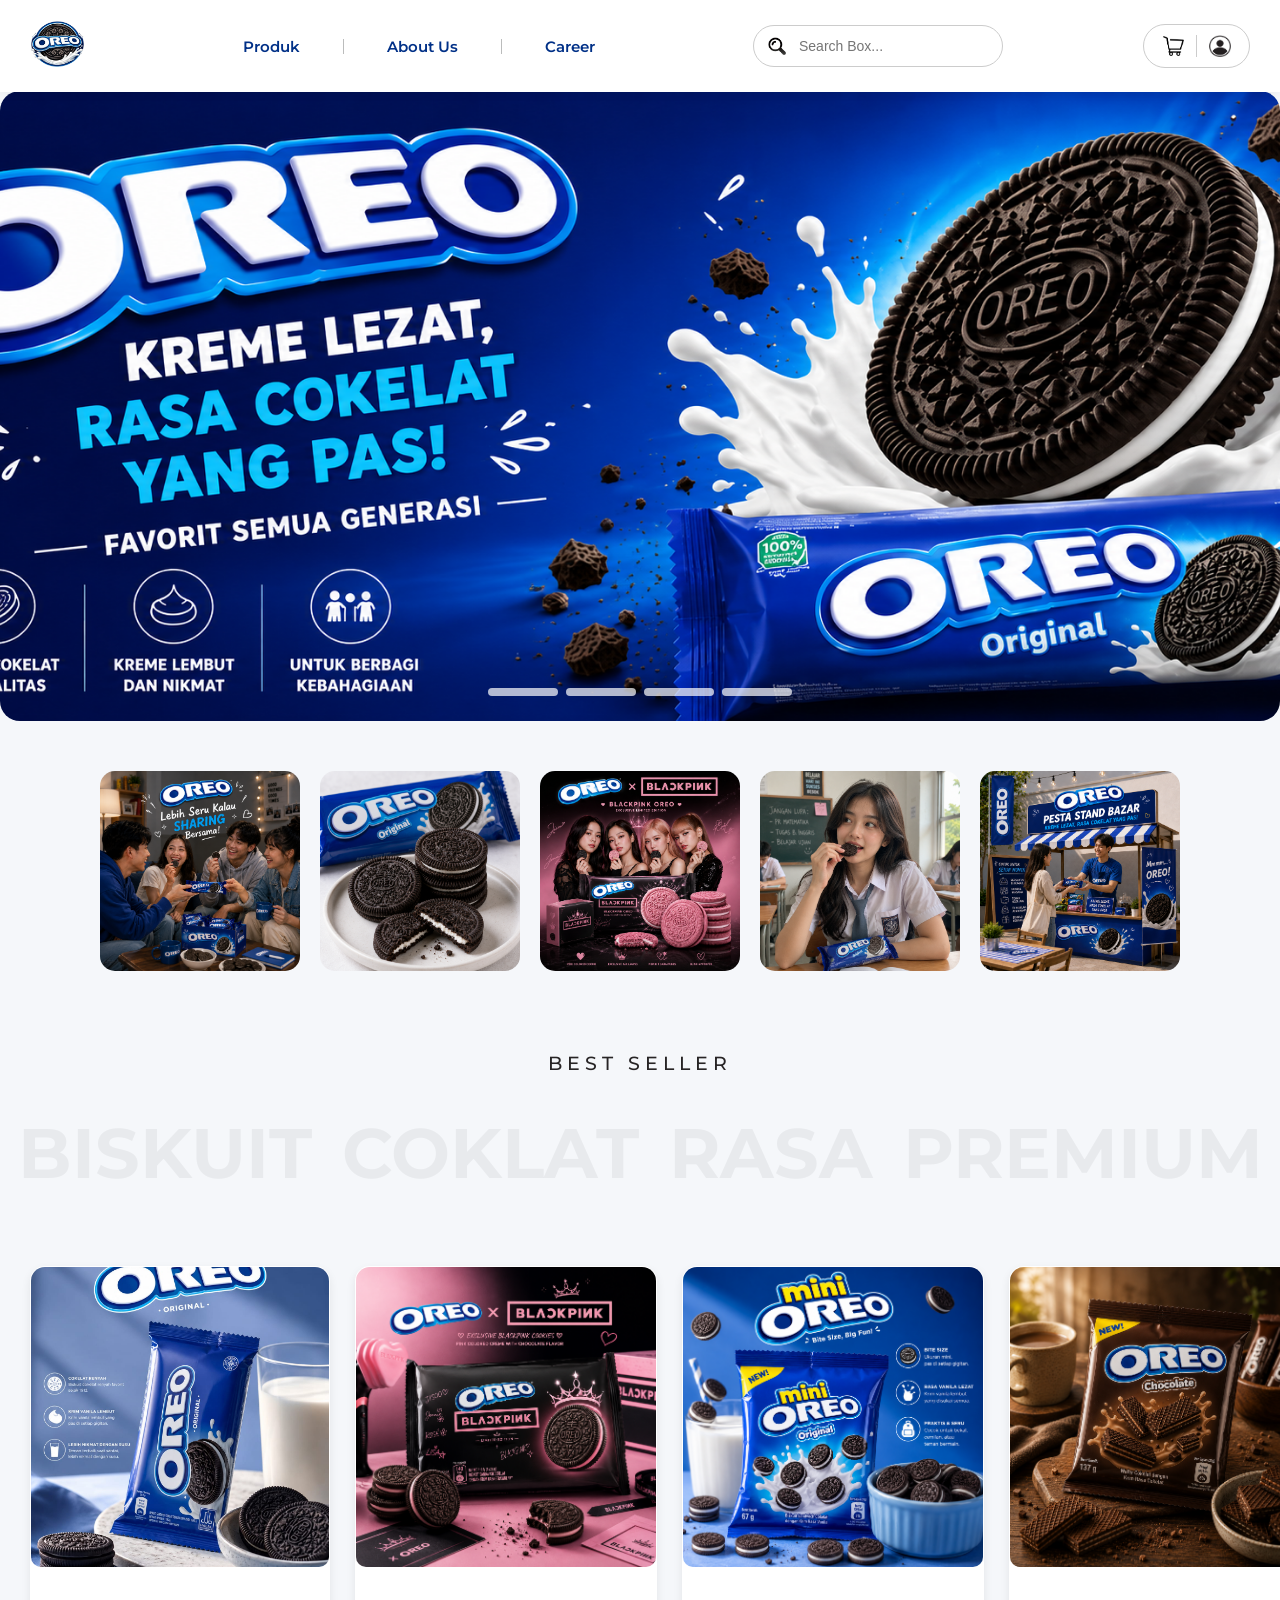
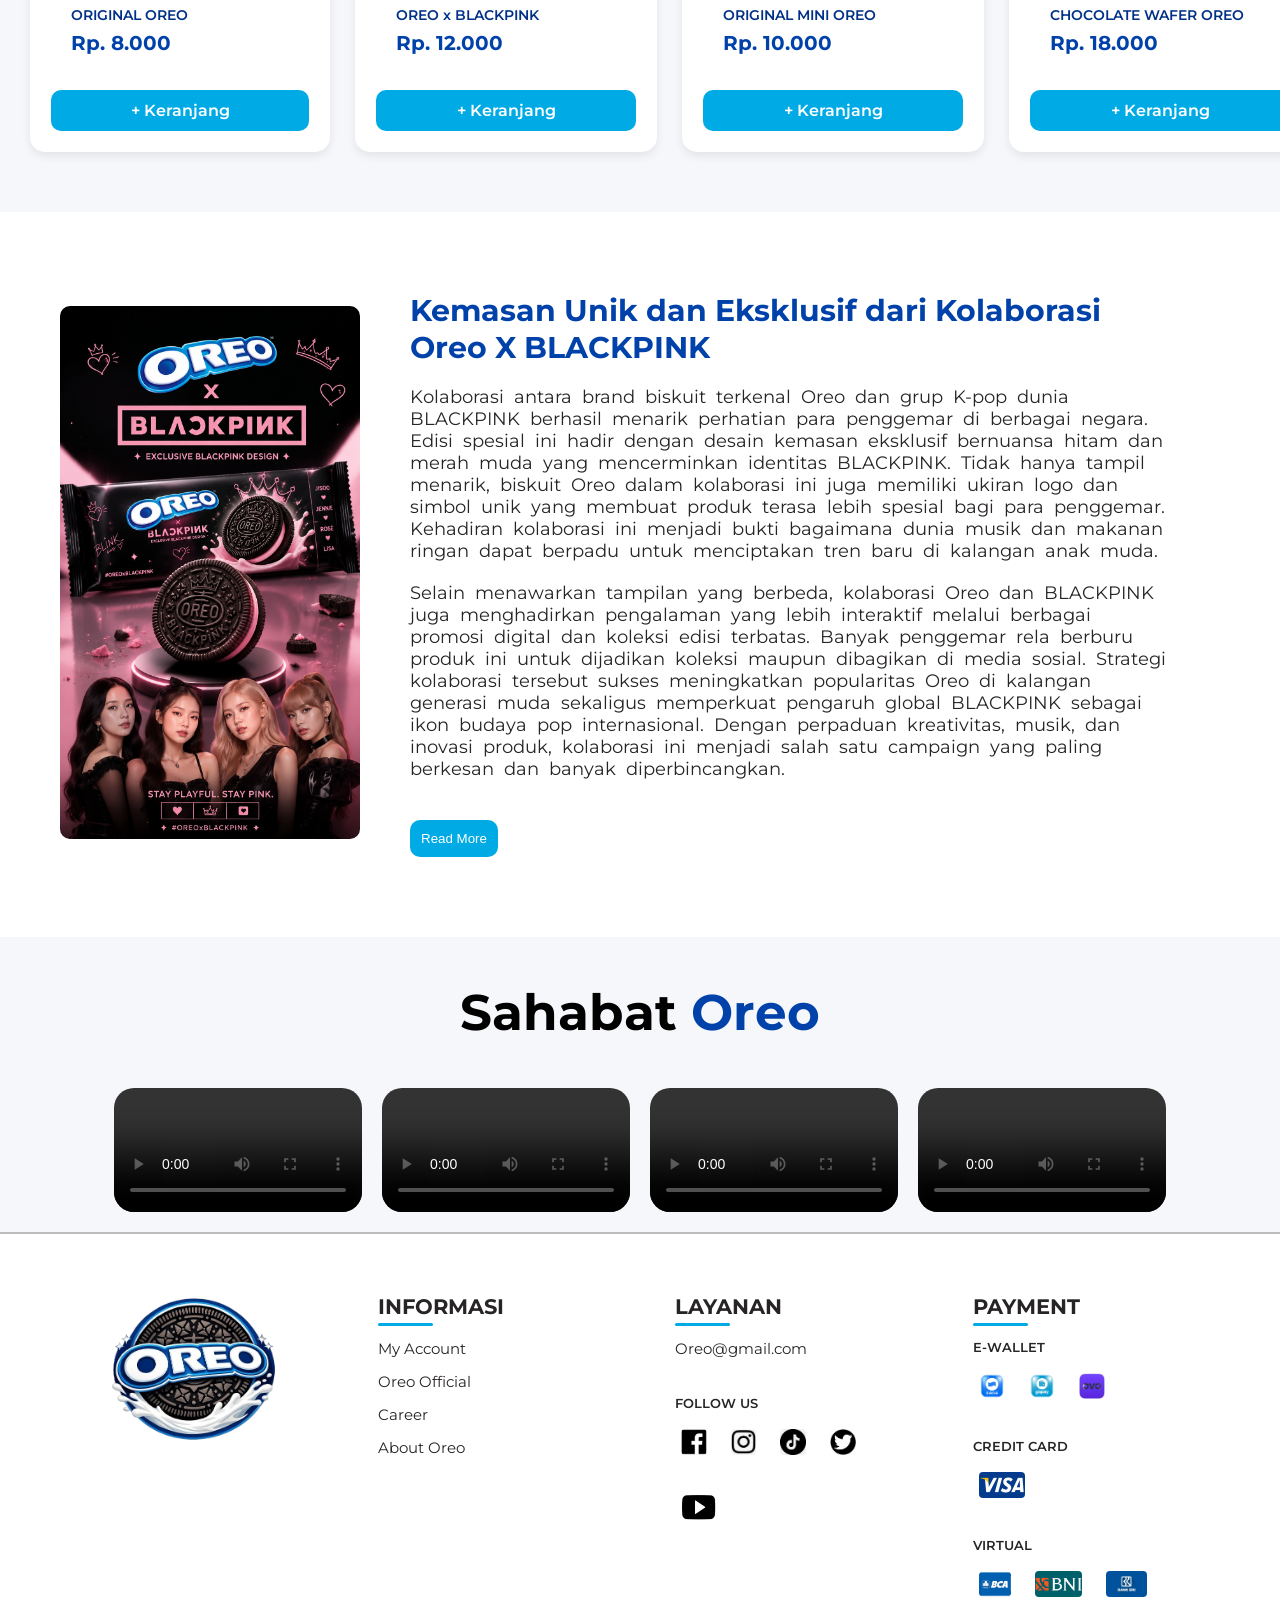
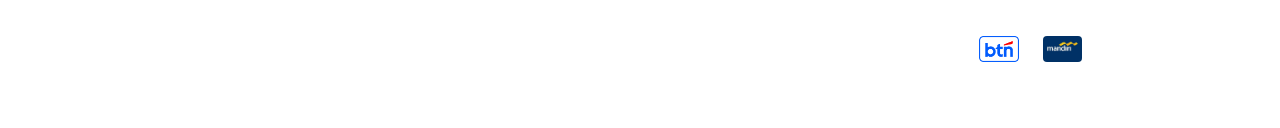
<file: index.html>
<!DOCTYPE html>
<html lang="id">

<head>
    <title>Landing Page</title>
    <meta charset="UTF-8">
    <meta name="viewport" content="width=device-width, initial-scale=1.0">
    <link rel="stylesheet" href="css/style.css">
    <link rel="preconnect" href="https://fonts.googleapis.com">
    <link rel="preconnect" href="https://fonts.gstatic.com" crossorigin>
    <link href="https://fonts.googleapis.com/css2?family=Montserrat:ital,wght@0,100..900;1,100..900&display=swap"
        rel="stylesheet">
    <link rel="icon" href="/landing_page_Arka/images/navbar/logo_oreo.png">
</head>

<body>
    <header>
        <nav class="navbar">
            <div class="logo">
                <a href="index.html">
                    <img src="images/navbar/logo_oreo.png" alt="">
                </a>
            </div>

            <ul class="nav-menu">
                <li><a href="produk.html">Produk</a></li>
                <li class="garis-pemisah"></li>
                <li><a href="about-us.html">About Us</a></li>
                <li class="garis-pemisah"></li>
                <li><a href="carieer.html">Career</a></li>
            </ul>

            <div class="search-box">
                <img src="images/navbar/logo_search.png" alt="Search Icon" class="search-icon">
                <input type="text" placeholder="Search Box...">
            </div>

            <div class="nav-action-box">
                <a href="#" class="icon-link">
                    <img src="images/navbar/logo_keranjang.png" alt="Cart">
                </a>
                <span class="garis-pemisah-aksi"></span>
                <a href="#" class="icon-link">
                    <img src="images/navbar/logo_user.png" alt="User">
                </a>
            </div>
        </nav>
    </header>

    <main>

        <section class="hero">
            <div class="slider">

                <!--Radio Button-->
                <input type="radio" name="slide" id="slide1" checked>
                <input type="radio" name="slide" id="slide2">
                <input type="radio" name="slide" id="slide3">
                <input type="radio" name="slide" id="slide4">

                <!--Slides-->
                <div class="slides">

                    <div class="slide">
                        <img src="images/banner/banner_1.jpg" alt="">
                    </div>

                    <div class="slide">
                        <img src="images/banner/banner_2.jpg" alt="">
                    </div>

                    <div class="slide">
                        <img src="images/banner/banner_3.jpg" alt="">
                    </div>

                    <div class="slide">
                        <img src="images/banner/banner_4.jpg" alt="">
                    </div>

                </div>

                <!--Navigation-->
                <div class="navigation">
                    <label for="slide1"></label>
                    <label for="slide2"></label>
                    <label for="slide3"></label>
                    <label for="slide4"></label>
                </div>
            </div>
        </section>

        <section class="galeri">
            <img src="images/galeri/potrait_1.png" alt="">
            <img src="images/galeri/potrait_2.png" alt="">
            <img src="images/galeri/potrait_3.png" alt="">
            <img src="images/galeri/potrait_4.png" alt="">
            <img src="images/galeri/potrait_5.png" alt="">
        </section>

        <section class="title-product">
            <div class="best-seller">BEST SELLER</div>
        </section>
        <section class="product-view">
            <ul class="list-product">
                <li><a href="#">BISKUIT</a></li>
                <li><a href="#">COKLAT</a></li>
                <li><a href="#">RASA</a></li>
                <li><a href="#">PREMIUM</a></li>
            </ul>
        </section>

        <section class="card-product">
            
            <!-- CARD 1 -->
            <div class="card">
                <div class="card-header">
                    <img src="images/produk/oreo_original.jpeg" alt="">
                </div>
                <div class="card-body">
                    <p class="description">ORIGINAL OREO</p>
                    <p class="price">Rp. 8.000</p>
                </div>
                <div class="card-footer">
                    <p><a href="#">+ Keranjang</a></p>
                </div>
            </div>

            <!-- CARD 2 -->
            <div class="card">
                <div class="card-header">
                    <img src="images/produk/blackpink_oreo.jpeg" alt="">
                </div>
                <div class="card-body">
                    <p class="description">OREO x BLACKPINK</p>
                    <p class="price">Rp. 12.000</p>
                </div>
                <div class="card-footer">
                    <p><a href="#">+ Keranjang</a></p>
                </div>
            </div>

            <!-- CARD 3 -->
            <div class="card">
                <div class="card-header">
                    <img src="images/produk/mini_oreo_original.jpeg" alt="">
                </div>
                <div class="card-body">
                    <p class="description">ORIGINAL MINI OREO</p>
                    <p class="price">Rp. 10.000</p>
                </div>
                <div class="card-footer">
                    <p><a href="#">+ Keranjang</a></p>
                </div>
            </div>

            <!-- CARD 4 -->
            <div class="card">
                <div class="card-header">
                    <img src="images/produk/wafer_oreo_coklat.jpeg" alt="">
                </div>
                <div class="card-body">
                    <p class="description">CHOCOLATE WAFER OREO</p>
                    <p class="price">Rp. 18.000</p>
                </div>
                <div class="card-footer">
                    <p><a href="#">+ Keranjang</a></p>
                </div>
            </div>
        </section>

        <section class="article">
            <div class="article-foto">
                <img src="images/artikel/artikel.jpg" alt="">
            </div>
            <div class="article-text">
                <h3>Kemasan Unik dan Eksklusif dari Kolaborasi Oreo X BLACKPINK</h3>
                <p>Kolaborasi antara brand biskuit terkenal Oreo dan grup K-pop dunia BLACKPINK berhasil 
                    menarik perhatian para penggemar di berbagai negara. Edisi spesial ini hadir dengan 
                    desain kemasan eksklusif bernuansa hitam dan merah muda yang mencerminkan identitas BLACKPINK. 
                    Tidak hanya tampil menarik, biskuit Oreo dalam kolaborasi ini juga memiliki ukiran logo dan simbol unik yang membuat produk 
                    terasa lebih spesial bagi para penggemar. Kehadiran kolaborasi ini menjadi bukti bagaimana dunia musik dan makanan ringan 
                    dapat berpadu untuk menciptakan tren baru di kalangan anak muda.</p>
                
                <p>Selain menawarkan tampilan yang berbeda, kolaborasi Oreo dan BLACKPINK juga menghadirkan 
                    pengalaman yang lebih interaktif melalui berbagai promosi digital dan koleksi edisi terbatas.
                    Banyak penggemar rela berburu produk ini untuk dijadikan koleksi maupun dibagikan di media sosial. 
                    Strategi kolaborasi tersebut sukses meningkatkan popularitas Oreo di kalangan generasi muda sekaligus 
                    memperkuat pengaruh global BLACKPINK sebagai ikon budaya pop internasional. 
                    Dengan perpaduan kreativitas, musik, dan inovasi produk, kolaborasi ini menjadi salah satu campaign 
                    yang paling berkesan dan banyak diperbincangkan.

                </p>
                <button>Read More</button>
            </div>
        </section>
        <section class="judul-testimoni">
            <p>Sahabat <span class="judul">Oreo</span></p>
        </section>

        <section class="video-container">
            <!--VIDEO1-->
            <video controls>
                <source src="videos/snaptik_7196240586972663067_v3.mp4" type="video/mp4">
            </video>

            <!--VIDEO2-->
            <video controls>
                <source src="videos/snaptik_7509344729998347526_v3.mp4" type="video/mp4">
            </video>

            <!--VIDEO3-->
            <video controls>
                <source src="videos/snaptik_7570165465738251527_v3.mp4" type="video/mp4">
            </video>

            <!--VIDEO4-->
            <video controls>
                <source src="videos/snaptik_7636983937960545554_v3.mp4" type="video/mp4">
            </video>
        </section>
    </main>

    <footer class="footer-content">
        <!--CARD1-->
        <div class="footer-card">
            <img src="images/navbar/logo_oreo.png">
        </div>

        <!--CARD2-->
        <div class="footer-card">
            <div class="footer-card-header">Informasi</div>
            <ul class="footer-card-body">
                <li><a href="#">My Account</a></li>
                <li><a href="#">Oreo Official</a></li>
                <li><a href="#">Career</a></li>
                <li><a href="#">About Oreo</a></li>
            </ul>
        </div>

        <!--CARD3-->
        <div class="footer-card">
            <div class="footer-card-header">Layanan</div>
            <ul class="footer-card-body">
                <li><a href=#>Oreo@gmail.com</a></li>
            </ul>
            <br>
            <div class="payment-header">Follow Us</div>
            <div class="payment">
                <a href="https://www.facebook.com/OreoIndonesia/"><img src="images/logo sosmed/logo-facebook.jpg" alt=""></a>
                <a href="https://www.instagram.com/oreo_indonesia/"><img src="images/logo sosmed/logo-instagram.jpg" alt=""></a>
                <a href="https://www.tiktok.com/@oreo"><img src="images/logo sosmed/logo-tt.jpg" alt=""></a>
                <a href="https://x.com/Oreo"><img src="images/logo sosmed/logo-twitter.jpg" alt=""></a>
                <a href="https://www.youtube.com/Oreo"><img src="images/logo sosmed/logo-youtube.jpg" alt=""></a>
            </div>
        </div>

        <!--CARD4-->
        <div class="footer-card">
            <div class="footer-card-header">Payment</div>
            <div class="payment-header">E-Wallet</div>
            <div class="payment">
                <a href="#"><img src="images/logo payment/E-Wallet/logo_dana-wallet.webp" alt=""></a>
                <a href="#"><img src="images/logo payment/E-Wallet/logo_gopay-wallet.webp" alt=""></a>
                <a href="#"><img src="images/logo payment/E-Wallet/logo-ovo-wallet.webp" alt=""></a>
            </div>
            <div class="payment-header">Credit Card</div>
            <div class="payment">
                <a href="#"><img src="images/logo payment/Kredit Card/logo_visa-kredit.jpg" alt=""></a>
            </div>
            <div class="payment-header">Virtual</div>
            <div class="payment">
                <a href="#"><img src="images/logo payment/Virtual/logo_bca-virtual.jpg" alt=""></a>
                <a href="#"><img src="images/logo payment/Virtual/logo_bni-virtual.jpg" alt=""></a>
                <a href="#"><img src="images/logo payment/Virtual/logo_bri-virtual.webp" alt=""></a>
                <a href="#"><img src="images/logo payment/Virtual/logo_btn-virtual.png" alt=""></a>
                <a href="#"><img src="images/logo payment/Virtual/logo_mandiri-virtual.jpg" alt=""></a>
            </div>
        </div>

    </footer>
</body>

</html>
</file>
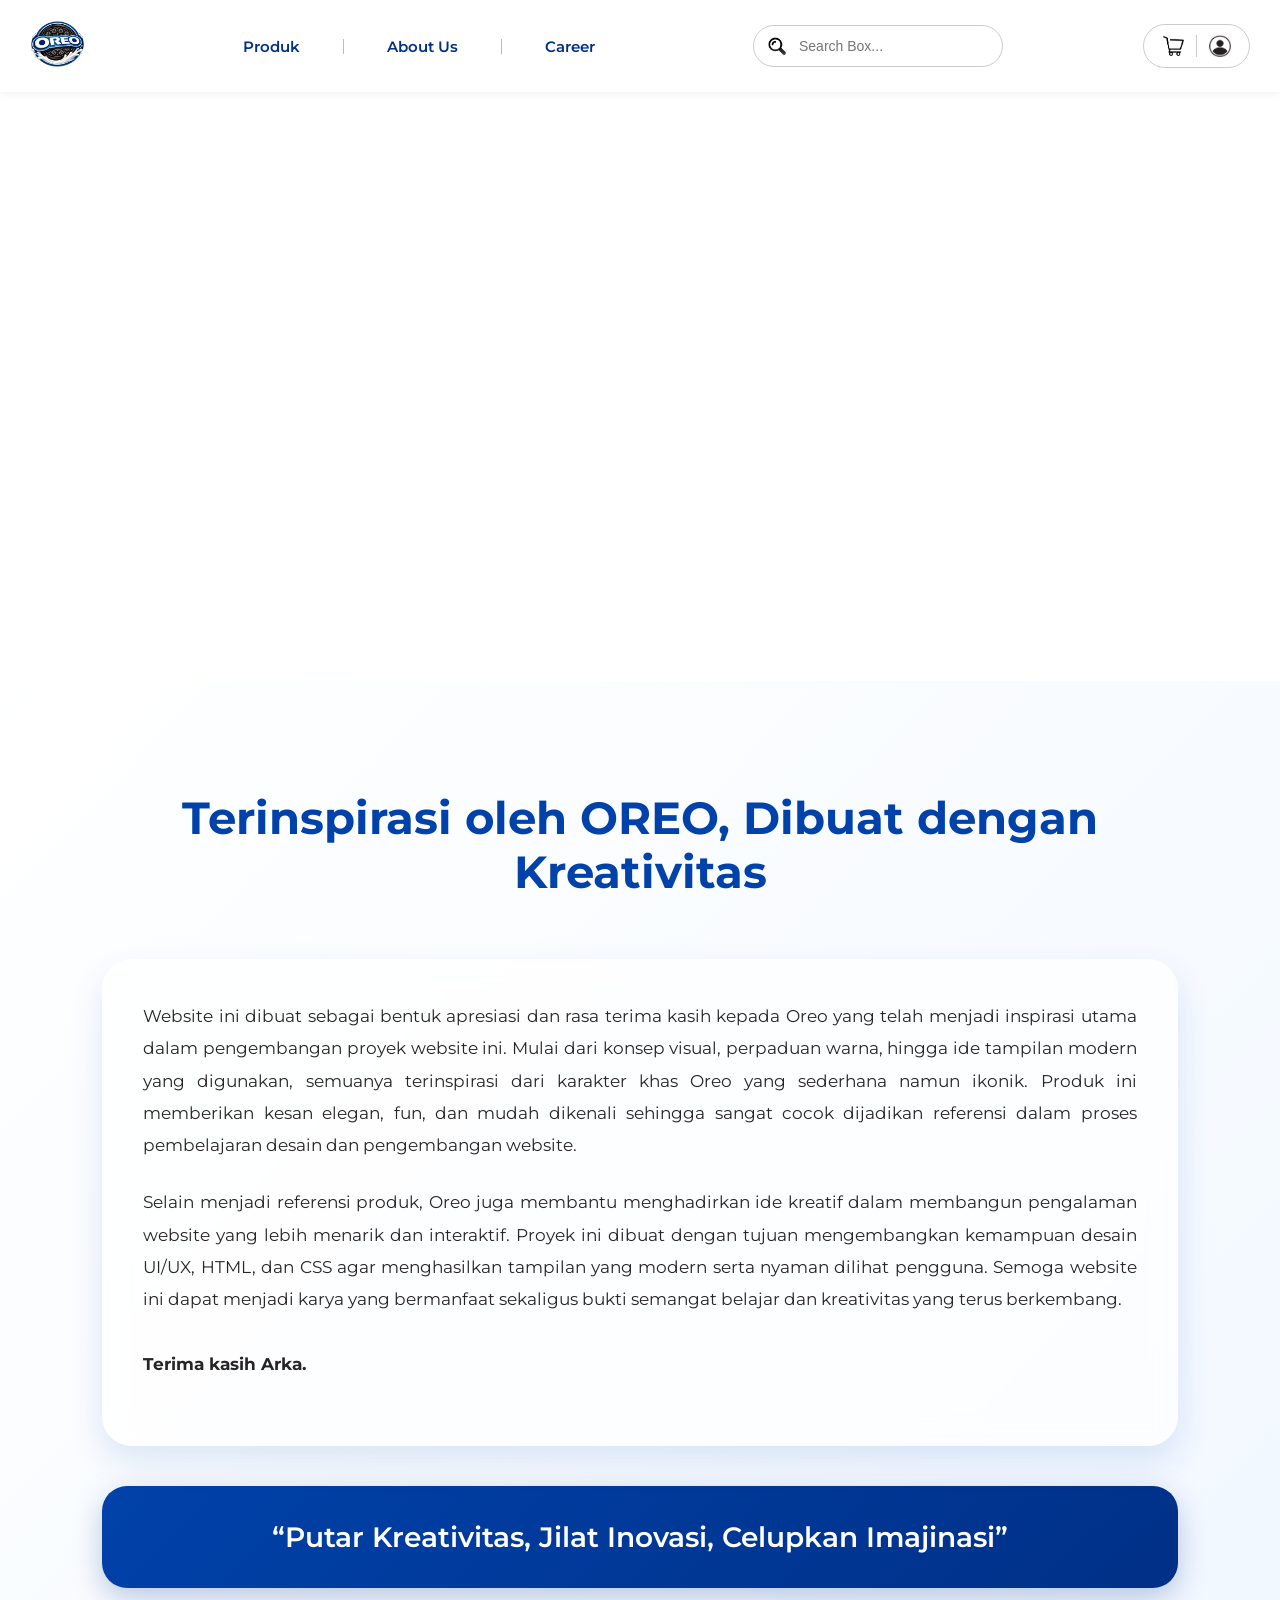
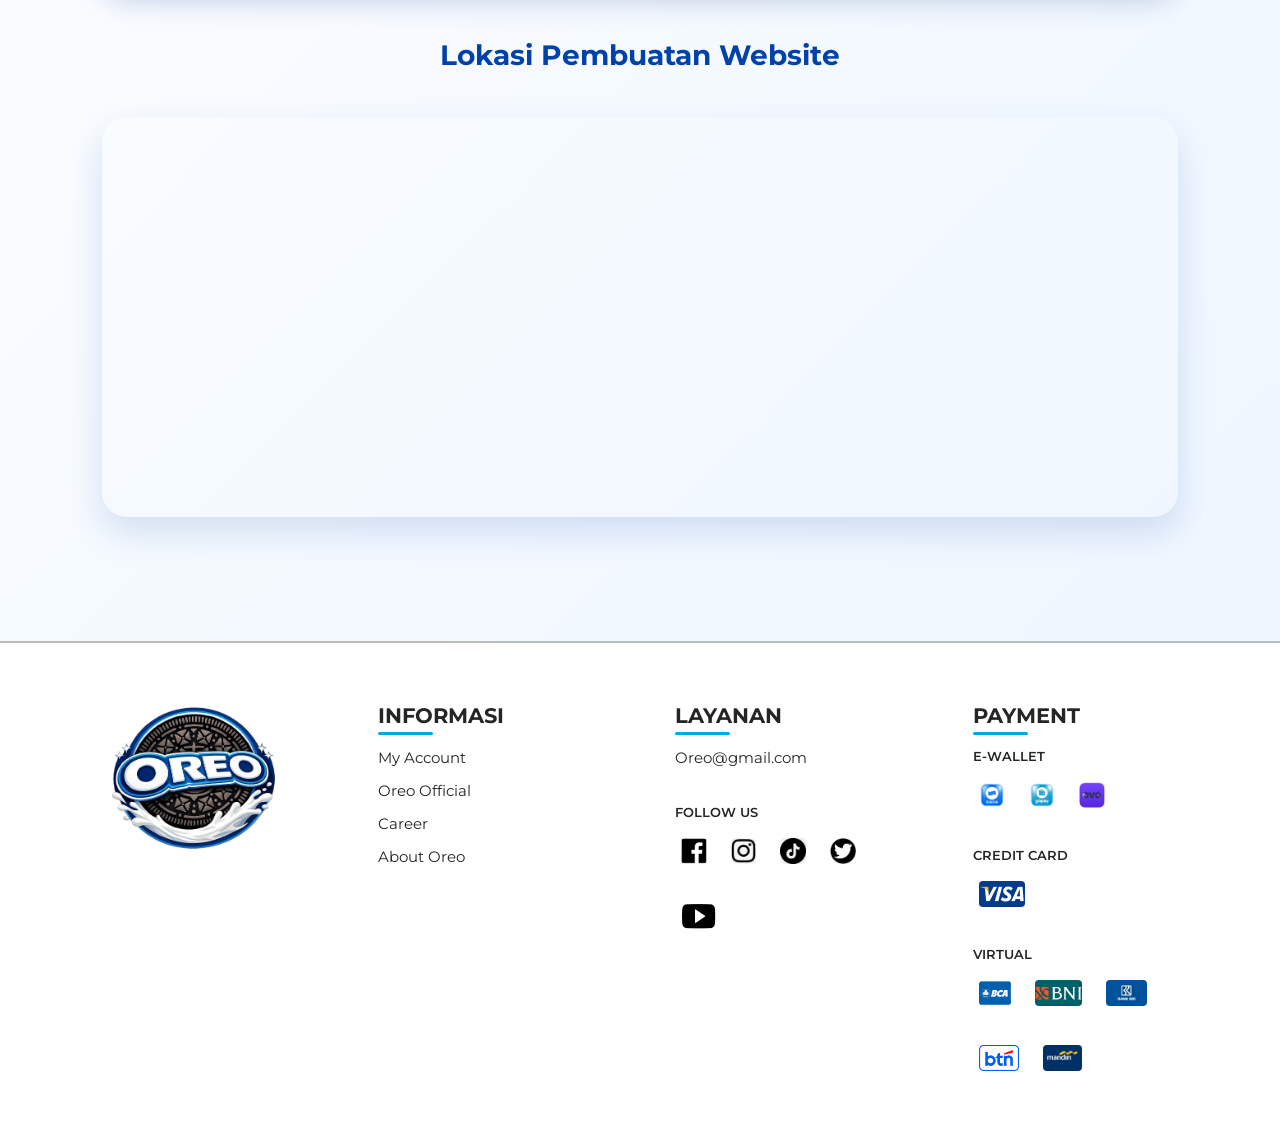
<file: about-us.html>
<!DOCTYPE html>
<html lang="id">

<head>
    <title>Landing Page</title>
    <meta charset="UTF-8">
    <meta name="viewport" content="width=device-width, initial-scale=1.0">
    <link rel="stylesheet" href="css/style.css">
    <link rel="preconnect" href="https://fonts.googleapis.com">
    <link rel="preconnect" href="https://fonts.gstatic.com" crossorigin>
    <link href="https://fonts.googleapis.com/css2?family=Montserrat:ital,wght@0,100..900;1,100..900&display=swap"
        rel="stylesheet">
    <link rel="icon" href="/landing_page_Arka/images/navbar/logo_oreo.png">
</head>

<body>
    <header>
        <nav class="navbar">
            <div class="logo">
                <a href="index.html">
                    <img src="images/navbar/logo_oreo.png" alt="">
                </a>
            </div>

            <ul class="nav-menu">
                <li><a href="produk.html">Produk</a></li>
                <li class="garis-pemisah"></li>
                <li><a href="about-us.html">About Us</a></li>
                <li class="garis-pemisah"></li>
                <li><a href="carieer.html">Career</a></li>
            </ul>

            <div class="search-box">
                <img src="images/navbar/logo_search.png" alt="Search Icon" class="search-icon">
                <input type="text" placeholder="Search Box...">
            </div>

            <div class="nav-action-box">
                <a href="#" class="icon-link">
                    <img src="images/navbar/logo_keranjang.png" alt="Cart">
                </a>
                <span class="garis-pemisah-aksi"></span>
                <a href="#" class="icon-link">
                    <img src="images/navbar/logo_user.png" alt="User">
                </a>
            </div>
        </nav>
    </header>

    <main>
        <section class="hero-produk">
            <div class="herovd-1">
                <video autoplay muted loop>
                    <source src="videos/banner2.mp4" type="video/mp4">
                </video>
            </div>
        </section>
    </main>

    <section class="about-us" id="about">
        <div class="about-container">

            <div class="about-title">
                <h2>Terinspirasi oleh OREO, Dibuat dengan Kreativitas</h2>
            </div>

            <div class="about-content">
                <p>
                    Website ini dibuat sebagai bentuk apresiasi dan rasa terima kasih kepada
                    Oreo yang telah menjadi inspirasi utama dalam pengembangan proyek website ini.
                    Mulai dari konsep visual, perpaduan warna, hingga ide tampilan modern yang digunakan,
                    semuanya terinspirasi dari karakter khas Oreo yang sederhana namun ikonik.
                    Produk ini memberikan kesan elegan, fun, dan mudah dikenali sehingga sangat cocok
                    dijadikan referensi dalam proses pembelajaran desain dan pengembangan website.
                </p>

                <p>
                    Selain menjadi referensi produk, Oreo juga membantu menghadirkan ide kreatif
                    dalam membangun pengalaman website yang lebih menarik dan interaktif.
                    Proyek ini dibuat dengan tujuan mengembangkan kemampuan desain UI/UX,
                    HTML, dan CSS agar menghasilkan tampilan yang modern serta nyaman dilihat pengguna.
                    Semoga website ini dapat menjadi karya yang bermanfaat sekaligus bukti
                    semangat belajar dan kreativitas yang terus berkembang.
                    <br><br>
                    <strong>Terima kasih Arka.</strong>
                </p>
            </div>

            <div class="tagline-box">
                <h3>“Putar Kreativitas, Jilat Inovasi, Celupkan Imajinasi”</h3>
            </div>

            <div class="maps-section">
                <h3>Lokasi Pembuatan Website</h3>

                <iframe
                    src="https://www.google.com/maps/embed?pb=!1m18!1m12!1m3!1d3435.201081300028!2d112.45255608885493!3d-8.15705709999999!2m3!1f0!2f0!3f0!3m2!1i1024!2i768!4f13.1!3m3!1m2!1s0x2e78986a45e338a7%3A0xc690d927e300d085!2sSMK%20Brantas%20Karangkates%20Kampus%203!5e1!3m2!1sid!2sid!4v1779871402019!5m2!1sid!2sid"
                    allowfullscreen="" loading="lazy">
                </iframe>
            </div>

        </div>
    </section>
    <main>

        <footer class="footer-content">
            <!--CARD1-->
            <div class="footer-card">
                <img src="images/navbar/logo_oreo.png">
            </div>

            <!--CARD2-->
            <div class="footer-card">
                <div class="footer-card-header">Informasi</div>
                <ul class="footer-card-body">
                    <li><a href="#">My Account</a></li>
                    <li><a href="#">Oreo Official</a></li>
                    <li><a href="#">Career</a></li>
                    <li><a href="#">About Oreo</a></li>
                </ul>
            </div>

            <!--CARD3-->
            <div class="footer-card">
                <div class="footer-card-header">Layanan</div>
                <ul class="footer-card-body">
                    <li><a href=#>Oreo@gmail.com</a></li>
                </ul>
                <br>
                <div class="payment-header">Follow Us</div>
                <div class="payment">
                    <a href="https://www.facebook.com/OreoIndonesia/"><img src="images/logo sosmed/logo-facebook.jpg"
                            alt=""></a>
                    <a href="https://www.instagram.com/oreo_indonesia/"><img src="images/logo sosmed/logo-instagram.jpg"
                            alt=""></a>
                    <a href="https://www.tiktok.com/@oreo"><img src="images/logo sosmed/logo-tt.jpg" alt=""></a>
                    <a href="https://x.com/Oreo"><img src="images/logo sosmed/logo-twitter.jpg" alt=""></a>
                    <a href="https://www.youtube.com/Oreo"><img src="images/logo sosmed/logo-youtube.jpg" alt=""></a>
                </div>
            </div>

            <!--CARD4-->
            <div class="footer-card">
                <div class="footer-card-header">Payment</div>
                <div class="payment-header">E-Wallet</div>
                <div class="payment">
                    <a href="#"><img src="images/logo payment/E-Wallet/logo_dana-wallet.webp" alt=""></a>
                    <a href="#"><img src="images/logo payment/E-Wallet/logo_gopay-wallet.webp" alt=""></a>
                    <a href="#"><img src="images/logo payment/E-Wallet/logo-ovo-wallet.webp" alt=""></a>
                </div>
                <div class="payment-header">Credit Card</div>
                <div class="payment">
                    <a href="#"><img src="images/logo payment/Kredit Card/logo_visa-kredit.jpg" alt=""></a>
                </div>
                <div class="payment-header">Virtual</div>
                <div class="payment">
                    <a href="#"><img src="images/logo payment/Virtual/logo_bca-virtual.jpg" alt=""></a>
                    <a href="#"><img src="images/logo payment/Virtual/logo_bni-virtual.jpg" alt=""></a>
                    <a href="#"><img src="images/logo payment/Virtual/logo_bri-virtual.webp" alt=""></a>
                    <a href="#"><img src="images/logo payment/Virtual/logo_btn-virtual.png" alt=""></a>
                    <a href="#"><img src="images/logo payment/Virtual/logo_mandiri-virtual.jpg" alt=""></a>
                </div>
            </div>
        </footer>
</body>
</html>
</file>
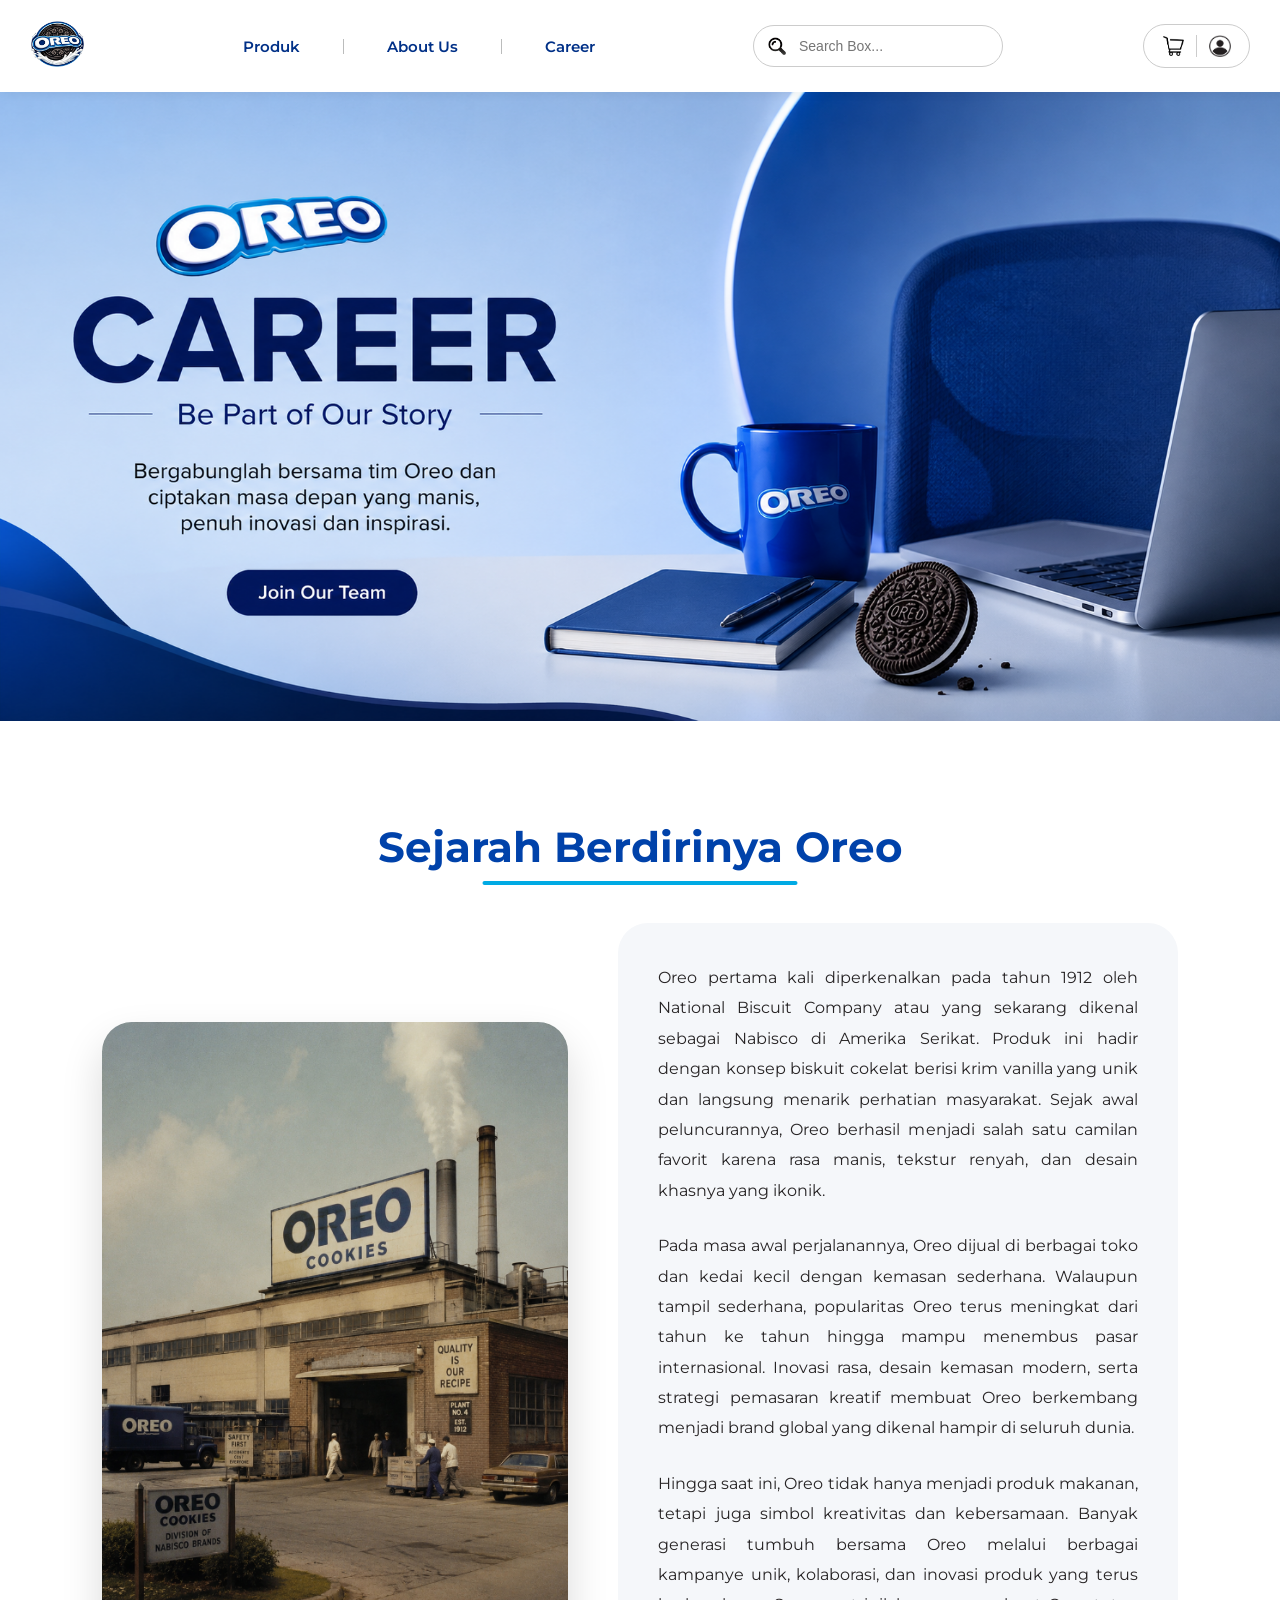
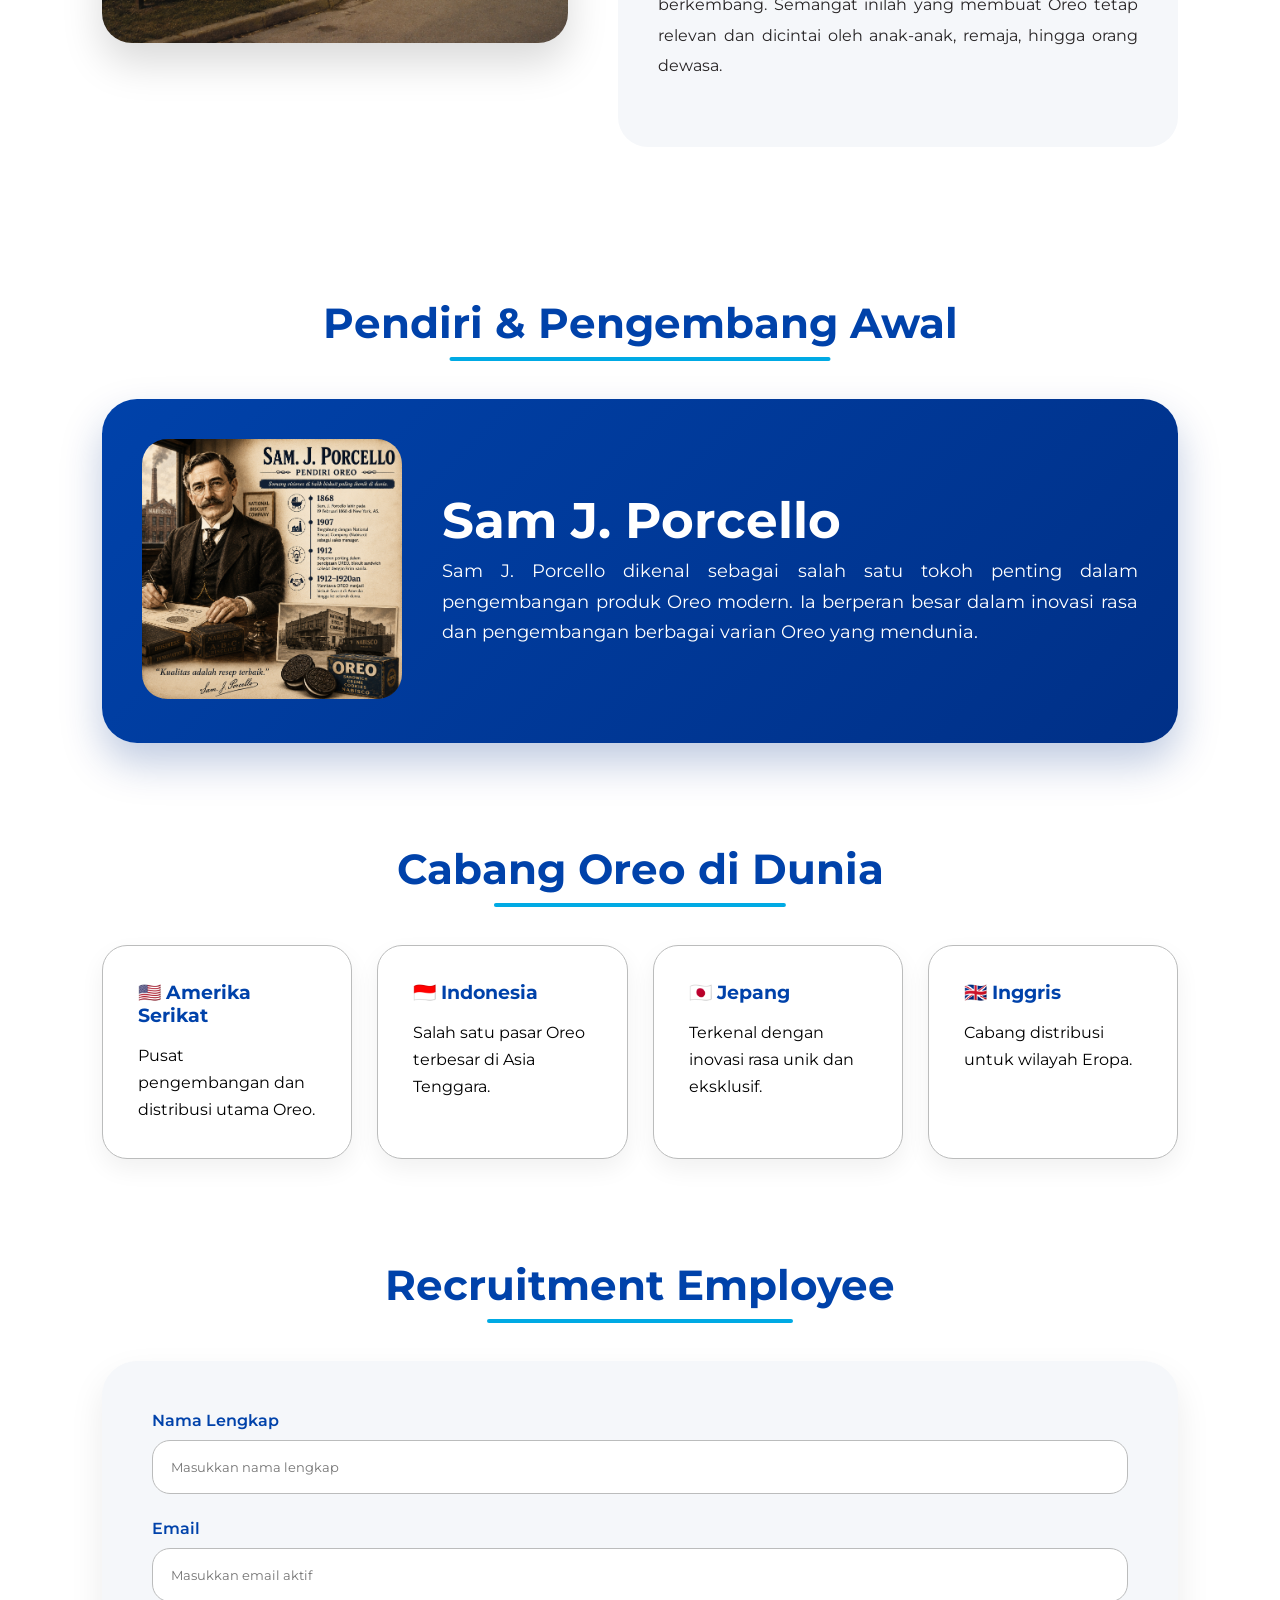
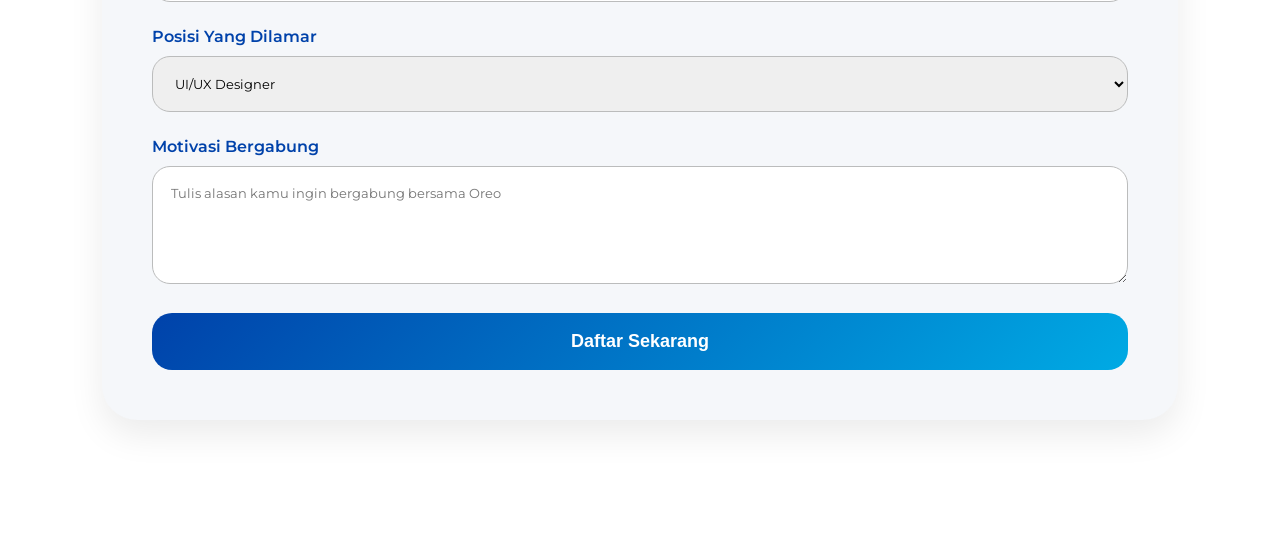
<file: carieer.html>
<!DOCTYPE html>
<html lang="id">

<head>
    <title>Landing Page</title>
    <meta charset="UTF-8">
    <meta name="viewport" content="width=device-width, initial-scale=1.0">
    <link rel="stylesheet" href="css/style.css">
    <link rel="preconnect" href="https://fonts.googleapis.com">
    <link rel="preconnect" href="https://fonts.gstatic.com" crossorigin>
    <link href="https://fonts.googleapis.com/css2?family=Montserrat:ital,wght@0,100..900;1,100..900&display=swap"
        rel="stylesheet">
    <link rel="icon" href="/landing_page_Arka/images/navbar/logo_oreo.png">
</head>

<body>
    <header>
        <nav class="navbar">
            <div class="logo">
                <a href="index.html">
                    <img src="images/navbar/logo_oreo.png" alt="">
                </a>
            </div>

            <ul class="nav-menu">
                <li><a href="produk.html">Produk</a></li>
                <li class="garis-pemisah"></li>
                <li><a href="about-us.html">About Us</a></li>
                <li class="garis-pemisah"></li>
                <li><a href="carieer.html">Career</a></li>
            </ul>

            <div class="search-box">
                <img src="images/navbar/logo_search.png" alt="Search Icon" class="search-icon">
                <input type="text" placeholder="Search Box...">
            </div>

            <div class="nav-action-box">
                <a href="#" class="icon-link">
                    <img src="images/navbar/logo_keranjang.png" alt="Cart">
                </a>
                <span class="garis-pemisah-aksi"></span>
                <a href="#" class="icon-link">
                    <img src="images/navbar/logo_user.png" alt="User">
                </a>
            </div>
        </nav>
    </header>

    <section class="career-page">

        <!-- HERO -->
        <div class="career-hero">
            <img src="/images/banner/banner_5.jpg" alt="Banner Career" class="career-banner-img">
        </div>

        <!-- ARTICLE -->
        <section class="history-section">

            <div class="section-title">
                <h2>Sejarah Berdirinya Oreo</h2>
            </div>

            <div class="history-container">

                <div class="history-image">
                    <img src="/images/artikel/career-artikel.jpg" alt="Kedai Oreo Awal">
                </div>

                <div class="history-text">
                    <p>
                        Oreo pertama kali diperkenalkan pada tahun 1912 oleh National Biscuit Company
                        atau yang sekarang dikenal sebagai Nabisco di Amerika Serikat.
                        Produk ini hadir dengan konsep biskuit cokelat berisi krim vanilla
                        yang unik dan langsung menarik perhatian masyarakat.
                        Sejak awal peluncurannya, Oreo berhasil menjadi salah satu camilan favorit
                        karena rasa manis, tekstur renyah, dan desain khasnya yang ikonik.
                    </p>

                    <p>
                        Pada masa awal perjalanannya, Oreo dijual di berbagai toko dan kedai kecil
                        dengan kemasan sederhana. Walaupun tampil sederhana, popularitas Oreo terus meningkat
                        dari tahun ke tahun hingga mampu menembus pasar internasional.
                        Inovasi rasa, desain kemasan modern, serta strategi pemasaran kreatif
                        membuat Oreo berkembang menjadi brand global yang dikenal hampir di seluruh dunia.
                    </p>

                    <p>
                        Hingga saat ini, Oreo tidak hanya menjadi produk makanan,
                        tetapi juga simbol kreativitas dan kebersamaan.
                        Banyak generasi tumbuh bersama Oreo melalui berbagai kampanye unik,
                        kolaborasi, dan inovasi produk yang terus berkembang.
                        Semangat inilah yang membuat Oreo tetap relevan dan dicintai
                        oleh anak-anak, remaja, hingga orang dewasa.
                    </p>
                </div>

            </div>
        </section>

        <!-- FOUNDER -->
        <section class="founder-section">

            <div class="section-title">
                <h2>Pendiri & Pengembang Awal</h2>
            </div>

            <div class="founder-card">

                <div class="founder-image">
                    <img src="/images/artikel/gambar-pendiri-oreo.jpg" alt="Founder Oreo">
                </div>

                <div class="founder-info">
                    <h3>Sam J. Porcello</h3>
                    <p>
                        Sam J. Porcello dikenal sebagai salah satu tokoh penting
                        dalam pengembangan produk Oreo modern.
                        Ia berperan besar dalam inovasi rasa dan pengembangan
                        berbagai varian Oreo yang mendunia.
                    </p>
                </div>

            </div>
        </section>

        <!-- BRANCH -->
        <section class="branch-section">

            <div class="section-title">
                <h2>Cabang Oreo di Dunia</h2>
            </div>

            <div class="branch-container">

                <div class="branch-card">
                    <h3>🇺🇸 Amerika Serikat</h3>
                    <p>Pusat pengembangan dan distribusi utama Oreo.</p>
                </div>

                <div class="branch-card">
                    <h3>🇮🇩 Indonesia</h3>
                    <p>Salah satu pasar Oreo terbesar di Asia Tenggara.</p>
                </div>

                <div class="branch-card">
                    <h3>🇯🇵 Jepang</h3>
                    <p>Terkenal dengan inovasi rasa unik dan eksklusif.</p>
                </div>

                <div class="branch-card">
                    <h3>🇬🇧 Inggris</h3>
                    <p>Cabang distribusi untuk wilayah Eropa.</p>
                </div>

            </div>
        </section>

        <!-- FORM -->
        <section class="recruitment-section">

            <div class="section-title">
                <h2>Recruitment Employee</h2>
            </div>

            <form class="recruitment-form">

                <div class="input-box">
                    <label>Nama Lengkap</label>
                    <input type="text" placeholder="Masukkan nama lengkap">
                </div>

                <div class="input-box">
                    <label>Email</label>
                    <input type="email" placeholder="Masukkan email aktif">
                </div>

                <div class="input-box">
                    <label>Posisi Yang Dilamar</label>
                    <select>
                        <option>UI/UX Designer</option>
                        <option>Frontend Developer</option>
                        <option>Marketing Staff</option>
                        <option>Content Creator</option>
                    </select>
                </div>

                <div class="input-box">
                    <label>Motivasi Bergabung</label>
                    <textarea rows="5" placeholder="Tulis alasan kamu ingin bergabung bersama Oreo"></textarea>
                </div>

                <button type="submit">Daftar Sekarang</button>

            </form>
        </section>

    </section>
</file>
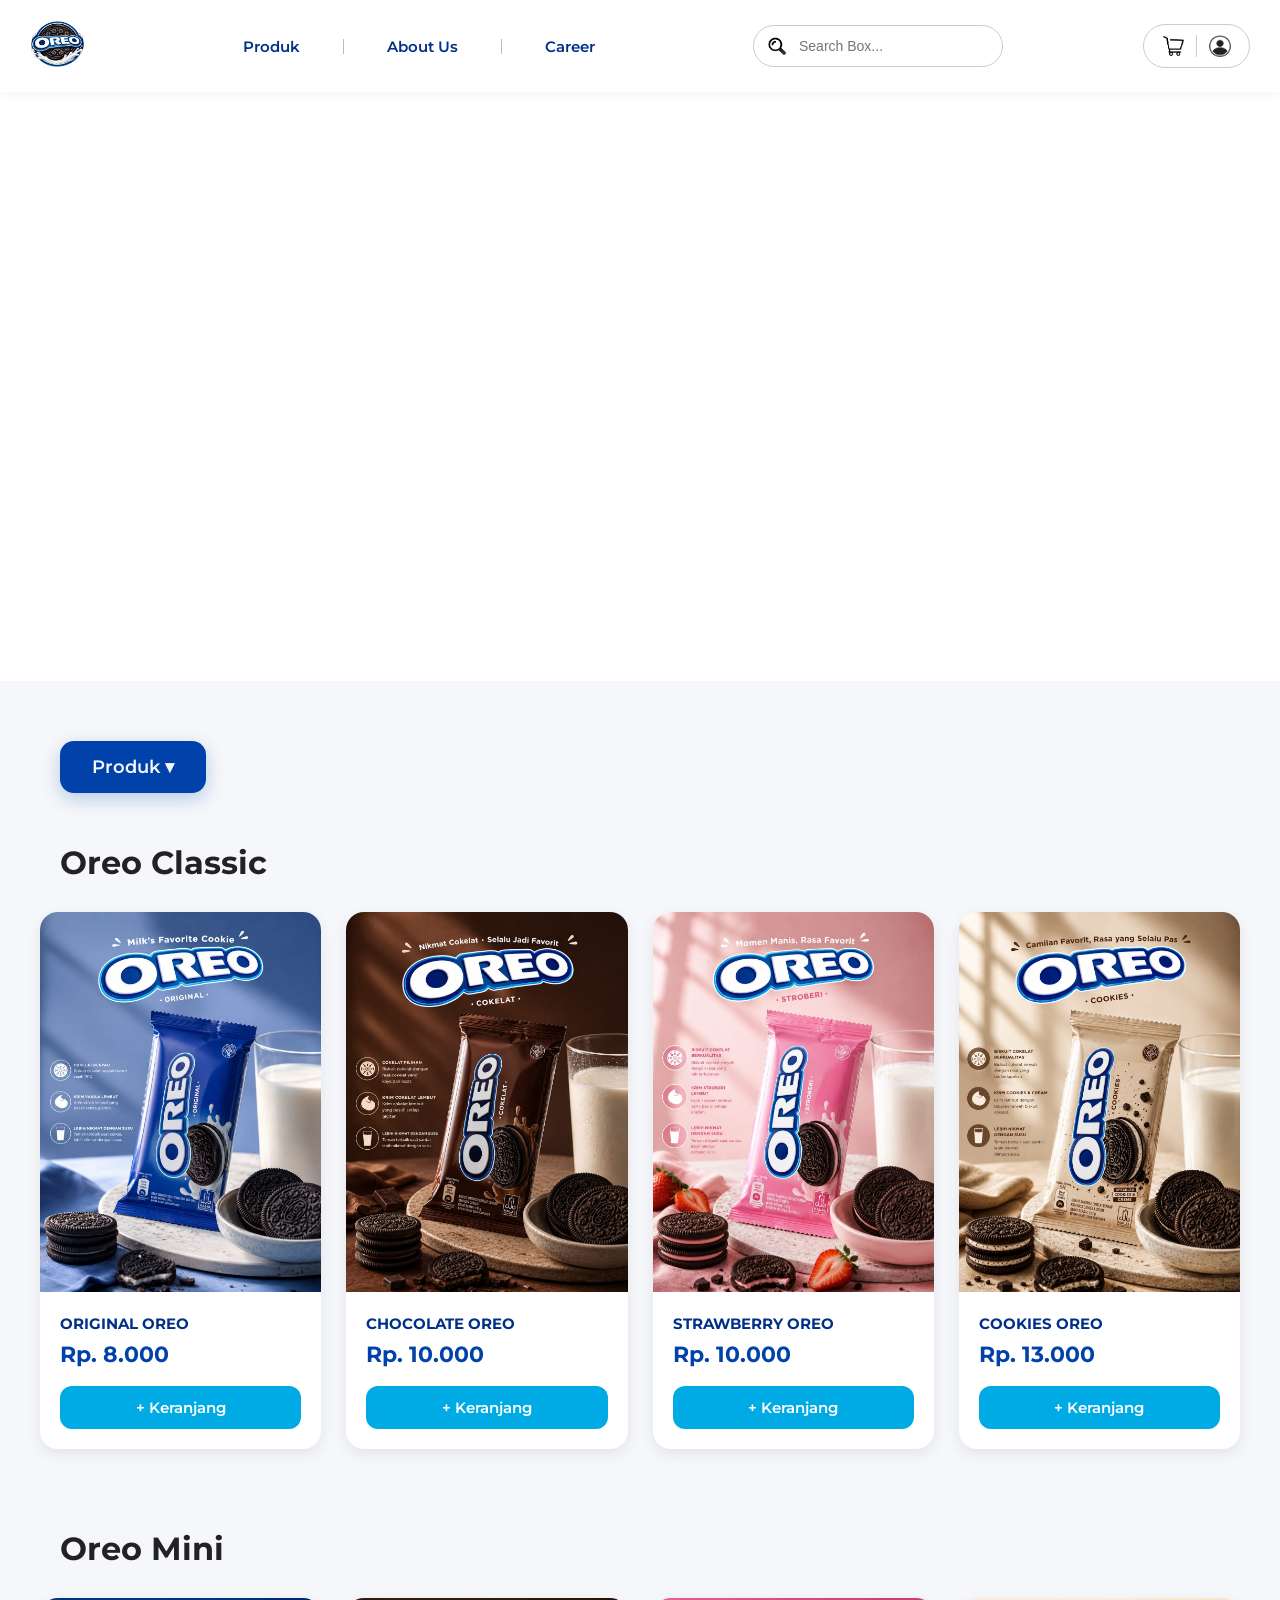
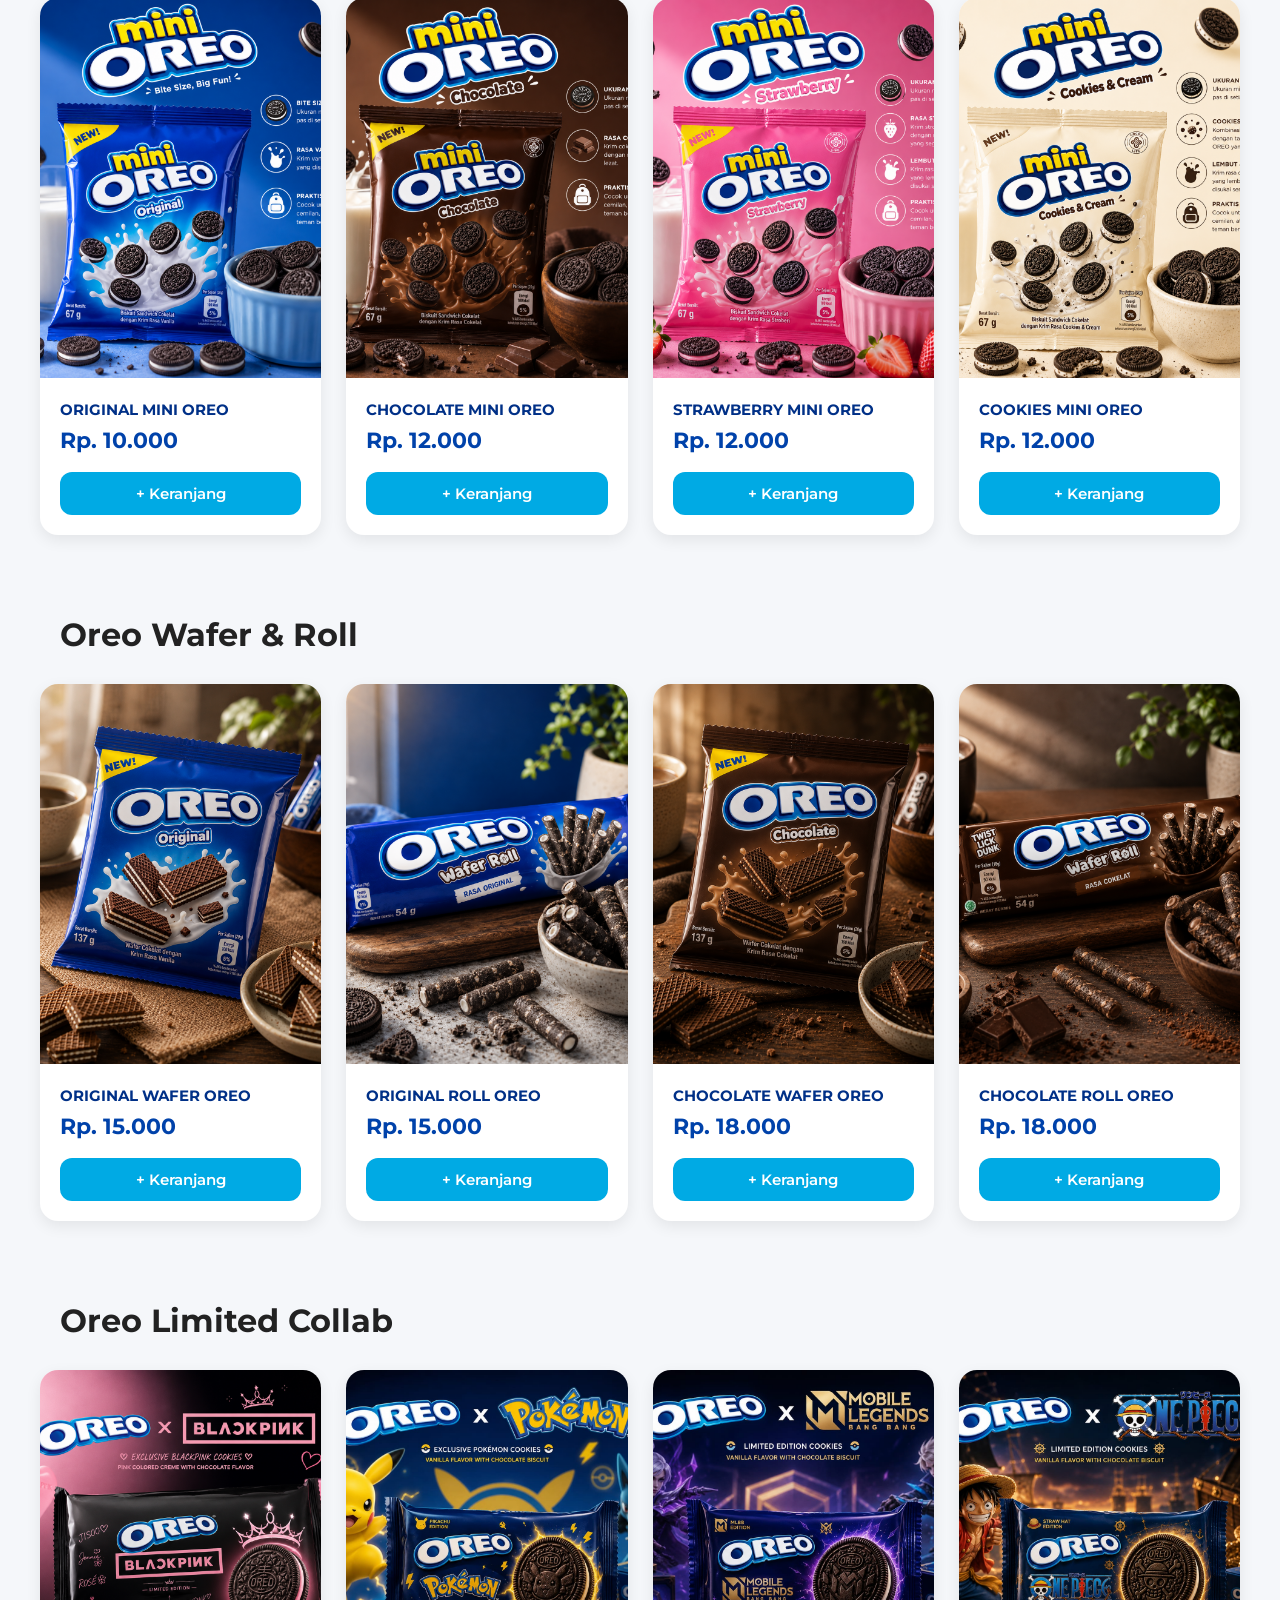
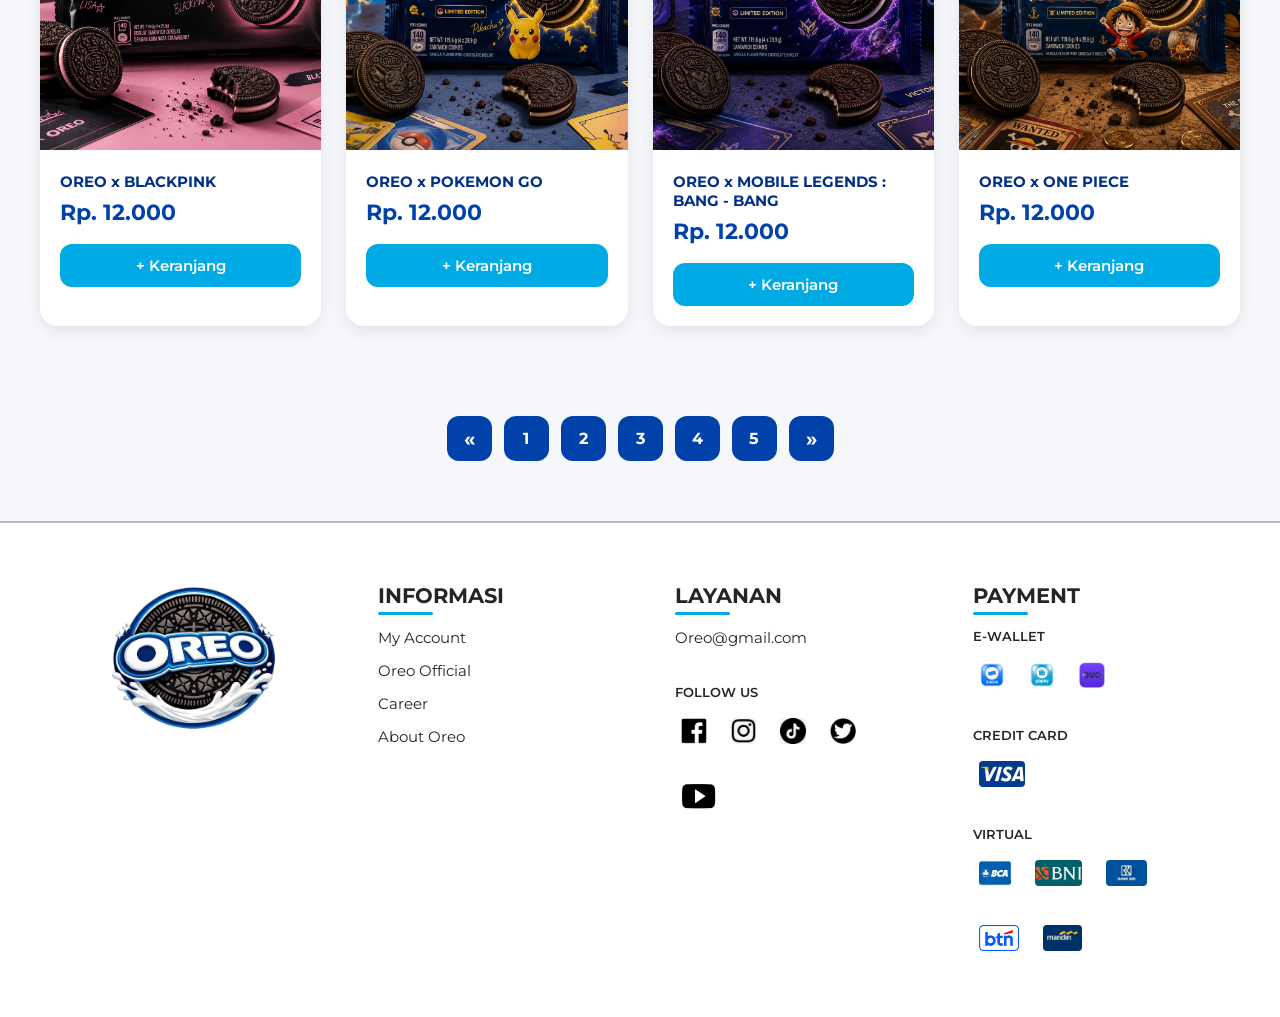
<file: produk.html>
<!DOCTYPE html>
<html lang="id">

<head>
    <title>Landing Page</title>
    <meta charset="UTF-8">
    <meta name="viewport" content="width=device-width, initial-scale=1.0">
    <link rel="stylesheet" href="css/style.css">
    <link rel="preconnect" href="https://fonts.googleapis.com">
    <link rel="preconnect" href="https://fonts.gstatic.com" crossorigin>
    <link href="https://fonts.googleapis.com/css2?family=Montserrat:ital,wght@0,100..900;1,100..900&display=swap"
        rel="stylesheet">
    <link rel="icon" href="/landing_page_Arka/images/navbar/logo_oreo.png">
</head>

<body>
    <header>
        <nav class="navbar">
            <div class="logo">
                <a href="index.html">
                    <img src="images/navbar/logo_oreo.png" alt="">
                </a>
            </div>

            <ul class="nav-menu">
                <li><a href="produk.html">Produk</a></li>
                <li class="garis-pemisah"></li>
                <li><a href="about-us.html">About Us</a></li>
                <li class="garis-pemisah"></li>
                <li><a href="carieer.html">Career</a></li>
            </ul>

            <div class="search-box">
                <img src="images/navbar/logo_search.png" alt="Search Icon" class="search-icon">
                <input type="text" placeholder="Search Box...">
            </div>

            <div class="nav-action-box">
                <a href="#" class="icon-link">
                    <img src="images/navbar/logo_keranjang.png" alt="Cart">
                </a>
                <span class="garis-pemisah-aksi"></span>
                <a href="#" class="icon-link">
                    <img src="images/navbar/logo_user.png" alt="User">
                </a>
            </div>
        </nav>
    </header>

    <main>
        <section class="hero-produk">
            <div class="herovd-1">
                <video autoplay muted loop>
                    <source src="videos/banner1.mp4" type="video/mp4">
                </video>
            </div>
        </section>
    </main>

    <!--DROPDOWN-->
    <nav class="dropdown-container">
        <ul class="nav-menu">
            <li class="dropdown">
                <a href="#">Produk ▾</a>
                <ul class="dropdown-menu">
                    <li><a href="#classic">Oreo Classic</a></li>
                    <li><a href="#mini">Oreo Mini</a></li>
                    <li><a href="#wafer">Oreo Wafer & Roll</a></li>
                    <li><a href="#collab">Oreo Limited Collab</a></li>
                </ul>
            </li>
        </ul>
    </nav>

    <!--PRODUK-->

    <!-- JUDUL CLASSIC -->
    <div id="classic" class="judul-produk">
        <h3>Oreo Classic</h3>
    </div>
    <!-- PRODUK CLASSIC -->
    <section class="produk-container">

        <!-- CARD 1 -->
        <div class="produk-card">
            <div class="produk-image">
                <img src="images/produk/oreo_original.jpeg" alt="">
            </div>

            <div class="produk-content">
                <p class="produk-nama">ORIGINAL OREO</p>
                <p class="produk-harga">Rp. 8.000</p>
            </div>

            <div class="produk-button">
                <a href="#">+ Keranjang</a>
            </div>
        </div>

        <!-- CARD 2 -->
        <div class="produk-card">
            <div class="produk-image">
                <img src="images/produk/oreo_coklat.jpeg" alt="">
            </div>

            <div class="produk-content">
                <p class="produk-nama">CHOCOLATE OREO</p>
                <p class="produk-harga">Rp. 10.000</p>
            </div>

            <div class="produk-button">
                <a href="#">+ Keranjang</a>
            </div>
        </div>

        <!-- CARD 3 -->
        <div class="produk-card">
            <div class="produk-image">
                <img src="images/produk/oreo_stroberi.jpeg" alt="">
            </div>

            <div class="produk-content">
                <p class="produk-nama">STRAWBERRY OREO</p>
                <p class="produk-harga">Rp. 10.000</p>
            </div>

            <div class="produk-button">
                <a href="#">+ Keranjang</a>
            </div>
        </div>

        <!-- CARD 4 -->
        <div class="produk-card">
            <div class="produk-image">
                <img src="images/produk/oreo_cookies.jpeg" alt="">
            </div>

            <div class="produk-content">
                <p class="produk-nama">COOKIES OREO</p>
                <p class="produk-harga">Rp. 13.000</p>
            </div>

            <div class="produk-button">
                <a href="#">+ Keranjang</a>
            </div>
        </div>

    </section>

    <!-- JUDUL OREO MINI-->
    <div id="mini" class="judul-produk">
        <h3>Oreo Mini</h3>
    </div>
    <!-- PRODUK MINI -->
    <section class="produk-container">
        <!-- CARD1 -->
        <div class="produk-card">
            <div class="produk-image">
                <img src="images/produk/mini_oreo_original.jpeg" alt="">
            </div>
            <div class="produk-content">
                <p class="produk-nama">ORIGINAL MINI OREO</p>
                <p class="produk-harga">Rp. 10.000</p>
            </div>
            <div class="produk-button">
                <a href="#">+ Keranjang</a>
            </div>
        </div>

        <!-- CARD2 -->
        <div class="produk-card">
            <div class="produk-image">
                <img src="images/produk/mini_oreo_coklat.jpeg" alt="">
            </div>
            <div class="produk-content">
                <p class="produk-nama">CHOCOLATE MINI OREO</p>
                <p class="produk-harga">Rp. 12.000</p>
            </div>
            <div class="produk-button">
                <a href="#">+ Keranjang</a>
            </div>
        </div>

        <!-- CARD3 -->
        <div class="produk-card">
            <div class="produk-image">
                <img src="images/produk/mini_oreo_stroberi.jpeg" alt="">
            </div>
            <div class="produk-content">
                <p class="produk-nama">STRAWBERRY MINI OREO</p>
                <p class="produk-harga">Rp. 12.000</p>
            </div>
            <div class="produk-button">
                <a href="#">+ Keranjang</a>
            </div>
        </div>

        <!-- CARD4 -->
        <div class="produk-card">
            <div class="produk-image">
                <img src="images/produk/mini_oreo_cookies.jpeg" alt="">
            </div>
            <div class="produk-content">
                <p class="produk-nama">COOKIES MINI OREO</p>
                <p class="produk-harga">Rp. 12.000</p>
            </div>
            <div class="produk-button">
                <a href="#">+ Keranjang</a>
            </div>
        </div>

    </section>

    <!-- JUDUL OREO WAFER & ROLL-->
    <div id="wafer" class="judul-produk">
        <h3>Oreo Wafer & Roll</h3>
    </div>
    <!-- PRODUK WAFER & ROLL -->
    <section class="produk-container">
        <!-- CARD1 -->
        <div class="produk-card">
            <div class="produk-image">
                <img src="images/produk/wafer_oreo_original.jpeg" alt="">
            </div>
            <div class="produk-content">
                <p class="produk-nama">ORIGINAL WAFER OREO</p>
                <p class="produk-harga">Rp. 15.000</p>
            </div>
            <div class="produk-button">
                <a href="#">+ Keranjang</a>
            </div>
        </div>

        <!-- CARD2 -->
        <div class="produk-card">
            <div class="produk-image">
                <img src="images/produk/roll_oreo_original.jpeg" alt="">
            </div>
            <div class="produk-content">
                <p class="produk-nama">ORIGINAL ROLL OREO</p>
                <p class="produk-harga">Rp. 15.000</p>
            </div>
            <div class="produk-button">
                <a href="#">+ Keranjang</a>
            </div>
        </div>

        <!-- CARD3 -->
        <div class="produk-card">
            <div class="produk-image">
                <img src="images/produk/wafer_oreo_coklat.jpeg" alt="">
            </div>
            <div class="produk-content">
                <p class="produk-nama">CHOCOLATE WAFER OREO</p>
                <p class="produk-harga">Rp. 18.000</p>
            </div>
            <div class="produk-button">
                <a href="#">+ Keranjang</a>
            </div>
        </div>

        <!-- CARD4 -->
        <div class="produk-card">
            <div class="produk-image">
                <img src="images/produk/roll_oreo_coklat.jpeg" alt="">
            </div>
            <div class="produk-content">
                <p class="produk-nama">CHOCOLATE ROLL OREO</p>
                <p class="produk-harga">Rp. 18.000</p>
            </div>
            <div class="produk-button">
                <a href="#">+ Keranjang</a>
            </div>
        </div>

    </section>

    <!-- JUDUL OREO LIMITED COLLAB-->
    <div id="collab" class="judul-produk">
        <h3>Oreo Limited Collab</h3>
    </div>
    <!-- PRODUK OREO LIMITED COLLAB -->
    <section class="produk-container">
        <!-- CARD1 -->
        <div class="produk-card">
            <div class="produk-image">
                <img src="images/produk/blackpink_oreo.jpeg" alt="">
            </div>
            <div class="produk-content">
                <p class="produk-nama">OREO x BLACKPINK</p>
                <p class="produk-harga">Rp. 12.000</p>
            </div>
            <div class="produk-button">
                <a href="#">+ Keranjang</a>
            </div>
        </div>

        <!-- CARD2 -->
        <div class="produk-card">
            <div class="produk-image">
                <img src="images/produk/pokemon_oreo.jpeg" alt="">
            </div>
            <div class="produk-content">
                <p class="produk-nama">OREO x POKEMON GO</p>
                <p class="produk-harga">Rp. 12.000</p>
            </div>
            <div class="produk-button">
                <a href="#">+ Keranjang</a>
            </div>
        </div>

        <!-- CARD3 -->
        <div class="produk-card">
            <div class="produk-image">
                <img src="images/produk/mlbb_oreo.jpeg" alt="">
            </div>
            <div class="produk-content">
                <p class="produk-nama">OREO x MOBILE LEGENDS : BANG - BANG</p>
                <p class="produk-harga">Rp. 12.000</p>
            </div>
            <div class="produk-button">
                <a href="#">+ Keranjang</a>
            </div>
        </div>

        <!-- CARD4 -->
        <div class="produk-card">
            <div class="produk-image">
                <img src="images/produk/one-piece_oreo.jpeg" alt="">
            </div>
            <div class="produk-content">
                <p class="produk-nama">OREO x ONE PIECE</p>
                <p class="produk-harga">Rp. 12.000</p>
            </div>
            <div class="produk-button">
                <a href="#">+ Keranjang</a>
            </div>
        </div>
    </section>

    <!-- PAGINATION -->
    <div class="pagination">
        <a href="#" class="arrow">«</a>
        <a href="#classic">1</a>
        <a href="#mini">2</a>
        <a href="#wafer">3</a>
        <a href="#collab">4</a>
        <a href="#collab">5</a>
        <a href="#" class="arrow">»</a>
    </div>

    <footer class="footer-content">
        <!--CARD1-->
        <div class="footer-card">
            <img src="images/navbar/logo_oreo.png">
        </div>

        <!--CARD2-->
        <div class="footer-card">
            <div class="footer-card-header">Informasi</div>
            <ul class="footer-card-body">
                <li><a href="#">My Account</a></li>
                <li><a href="#">Oreo Official</a></li>
                <li><a href="#">Career</a></li>
                <li><a href="#">About Oreo</a></li>
            </ul>
        </div>

        <!--CARD3-->
        <div class="footer-card">
            <div class="footer-card-header">Layanan</div>
            <ul class="footer-card-body">
                <li><a href=#>Oreo@gmail.com</a></li>
            </ul>
            <br>
            <div class="payment-header">Follow Us</div>
            <div class="payment">
                <a href="https://www.facebook.com/OreoIndonesia/"><img src="images/logo sosmed/logo-facebook.jpg"
                        alt=""></a>
                <a href="https://www.instagram.com/oreo_indonesia/"><img src="images/logo sosmed/logo-instagram.jpg"
                        alt=""></a>
                <a href="https://www.tiktok.com/@oreo"><img src="images/logo sosmed/logo-tt.jpg" alt=""></a>
                <a href="https://x.com/Oreo"><img src="images/logo sosmed/logo-twitter.jpg" alt=""></a>
                <a href="https://www.youtube.com/Oreo"><img src="images/logo sosmed/logo-youtube.jpg" alt=""></a>
            </div>
        </div>

        <!--CARD4-->
        <div class="footer-card">
            <div class="footer-card-header">Payment</div>
            <div class="payment-header">E-Wallet</div>
            <div class="payment">
                <a href="#"><img src="images/logo payment/E-Wallet/logo_dana-wallet.webp" alt=""></a>
                <a href="#"><img src="images/logo payment/E-Wallet/logo_gopay-wallet.webp" alt=""></a>
                <a href="#"><img src="images/logo payment/E-Wallet/logo-ovo-wallet.webp" alt=""></a>
            </div>
            <div class="payment-header">Credit Card</div>
            <div class="payment">
                <a href="#"><img src="images/logo payment/Kredit Card/logo_visa-kredit.jpg" alt=""></a>
            </div>
            <div class="payment-header">Virtual</div>
            <div class="payment">
                <a href="#"><img src="images/logo payment/Virtual/logo_bca-virtual.jpg" alt=""></a>
                <a href="#"><img src="images/logo payment/Virtual/logo_bni-virtual.jpg" alt=""></a>
                <a href="#"><img src="images/logo payment/Virtual/logo_bri-virtual.webp" alt=""></a>
                <a href="#"><img src="images/logo payment/Virtual/logo_btn-virtual.png" alt=""></a>
                <a href="#"><img src="images/logo payment/Virtual/logo_mandiri-virtual.jpg" alt=""></a>
            </div>
        </div>

    </footer>
</body>

</html>
</file>
<file: css/style.css>
:root {
    --primary: #0042AA;
    --secondary: #003087;
    --accent: #00AAE4;
    --background: #FFFFFF;
    --surface: #F5F7FA;
    --text: #272425;
    --border: #BBBCBC;
}

*,
*::before,
*::after {
    margin: 0;
    padding: 0;
    box-sizing: border-box;
}

body {
    font-family: "Montserrat", sans-serif;
    background-color: var(--surface);
    padding-top: 80px;
}

header {
    background-color: var(--background);
    border-bottom: 1px solid var(--border);
}

.navbar {
    display: flex;
    justify-content: space-between;
    align-items: center;
    color: var(--primary);
    padding: 20px 30px;
    position: fixed;
    top: 0;
    left: 0;
    width: 100%;
    z-index: 1000;
    box-shadow: 0 2px 10px rgba(0, 0, 0, 0.05);
    background-color: var(--background);
    gap: 40px;
}

.logo img {
    width: 55px;
    height: auto;
}

.nav-menu {
    display: flex;
    list-style: none;
    gap: 25px;
    align-items: center;
}

.nav-menu a {
    text-decoration: none;
    color: var(--secondary);
    font-size: 15px;
    transition: all 0.3s ease;
    font-weight: 600;
    padding: 10px 18px;
    border-radius: 10px;
}

.nav-menu a:hover {
    color: var(--accent);
    background-color: rgba(0, 170, 228, 0.08);
}

.nav-menu .garis-pemisah {
    width: 1px;
    height: 15px;
    background-color: var(--border);
}

/* SEARCH BOX */
.search-box {
    position: relative;
    width: 250px;
}

.search-box input {
    width: 100%;
    padding: 12px 15px 12px 45px;
    border: 1px solid #ccc;
    border-radius: 30px;
    font-size: 14px;
    outline: none;
    transition: 0.3s ease;
}

/* ICON GAMBAR */
.search-icon {
    position: absolute;
    left: 15px;
    top: 50%;
    transform: translateY(-50%);
    width: 18px;
    height: 18px;
    object-fit: contain;
}

/* hover search */
.search-box input:hover {
    box-shadow: 0 5px 12px rgba(0, 0, 0, 0.15);
}

/* focus search */
.search-box input:focus {
    border: 1.5px solid var(--accent);
    box-shadow: 0 5px 15px rgba(0, 170, 228, 0.35);
}

/* NAV ACTION BOX */
.nav-action-box {
    display: flex;
    align-items: center;
    gap: 12px;
    background: white;
    padding: 10px 18px;
    border-radius: 30px;
    border: 1px solid #ccc;
}

.icon-link img {
    width: 22px;
    height: 22px;
    object-fit: contain;
    display: block;
    transition: 0.3s ease;
}

.icon-link img:hover {
    transform: scale(1.1);
}

.garis-pemisah-aksi {
    width: 1px;
    height: 22px;
    background-color: #ccc;
}

/* HERO BANNER */
.hero {
    width: 100%;
    height: 70vh;
    overflow: hidden;
    margin-top: 10px;
}

.slider {
    width: 100%;
    height: 100%;
    position: relative;
    border-radius: 20px;
    overflow: hidden;
}

.slider input {
    display: none;
}

.slides {
    width: 400%;
    height: 100%;
    display: flex;
    transition: margin-left 0.6s ease;
}

.slide {
    width: 25%;
    height: 100%;
    flex-shrink: 0;
}

.slide img {
    width: 100%;
    height: 100%;
    object-fit: cover;
}

/* navigasi banner */
.navigation {
    position: absolute;
    bottom: 25px;
    left: 50%;
    transform: translateX(-50%);
    display: flex;
    gap: 8px;
}

.navigation label {
    width: 70px;
    height: 8px;
    border-radius: 999px;
    background-color: rgba(255, 255, 255, 0.7);
    cursor: pointer;
    transition: 0.3s ease;
}

.navigation label:hover {
    background-color: var(--accent);
}

#slide1:checked~.slides {
    margin-left: 0;
}

#slide2:checked~.slides {
    margin-left: -100%;
}

#slide3:checked~.slides {
    margin-left: -200%;
}

#slide4:checked~.slides {
    margin-left: -300%;
}

/* GALERI */
.galeri {
    display: flex;
    justify-content: center;
    gap: 20px;
    padding: 50px;
    flex-wrap: wrap;
}

.galeri img {
    width: 200px;
    height: 200px;
    object-fit: cover;
    border-radius: 15px;
    transition: 0.3s ease;
}

.galeri img:hover {
    transform: scale(1.03);
    box-shadow: 0 7px 12px rgba(0, 0, 0, 0.15);
}

.title-product {
    display: flex;
    justify-content: center;
    align-items: center;
    margin-top: 30px;
}

.best-seller {
    color: var(--text);
    font-size: larger;
    font-weight: 500;
    letter-spacing: 5px;
    padding-bottom: 25px;
}

/* PRODUCT */
.product-view {
    display: flex;
    justify-content: center;
    align-items: center;
    overflow-x: auto;
}

.product-view::-webkit-scrollbar {
    display: none;
}

.list-product {
    display: flex;
    justify-content: center;
    align-items: center;
    list-style: none;
    gap: 30px;
    padding: 10px;
    width: max-content;
}

.list-product a {
    text-decoration: none;
    font-size: 70px;
    text-transform: uppercase;
    font-weight: bolder;
    color: rgba(0, 0, 0, 0.05);
    transition: 0.3s ease;
}

.list-product a:hover {
    color: var(--accent);
}

.card-product {
    display: flex;
    justify-content: space-between;
    align-items: center;
    row-gap: 10px;
}

.card {
    margin: 30px auto;
    border-radius: 10px;
    border: 1px solid transparent;
}

.card-header img {
    width: 300px;
    height: auto;
    border-radius: 10px;
    transition: 0.3 ease;
}

.card-header img:hover {
    transform: scale(1.03);
    box-shadow: o 7px 12px var(--primary);
}

.card-body {
    margin: 20px;
    color: var(--secondary)
}

.description {
    font-size: small;
    margin-bottom: 7px;
}

.price {
    color: var(--primary);
    font-size: large;
    font-weight: bold;
}

.card-footer {
    margin: 20px;
    text-align: center;
    border: 1px solid transparent;
    padding: 4px;
    border-radius: 7px;
    background-color: var(--accent);
    color: var(--background);
    font-size: 600;
}

.card-footer a {
    text-decoration: none;
    color: var(--surface);
}

.card-footer:hover {
    background-color: var(--accent);
    transform: scale(1.03);
}

/* CARD PRODUCT */
.card-product {
    display: flex;
    gap: 25px;
    overflow-x: auto;
    padding: 30px;
    scroll-behavior: smooth;
}

.card-product::-webkit-scrollbar {
    height: 8px;
}

.card-product::-webkit-scrollbar-thumb {
    background-color: var(--accent);
    border-radius: 20px;
}

.card {
    min-width: 300px;
    background-color: var(--background);
    border-radius: 15px;
    overflow: hidden;
    flex-shrink: 0;
    transition: 0.3s ease;
    box-shadow: 0 4px 10px rgba(0, 0, 0, 0.08);
}

.card:hover {
    transform: translateY(-5px);
}

/* IMAGE */
.card-header img {
    width: 100%;
    height: 300px;
    object-fit: cover;
    transition: 0.3s ease;
}

.card-header img:hover {
    transform: scale(1.03);
}

/* BODY */
.card-body {
    padding: 15px 20px;
    color: var(--secondary);
}

.description {
    font-size: 14px;
    margin-bottom: 7px;
    font-weight: 600;
}

.price {
    color: var(--primary);
    font-size: 20px;
    font-weight: bold;
}

/* FOOTER */
.card-footer {
    margin: 0 20px 20px;
    text-align: center;
    padding: 10px;
    border-radius: 10px;
    background-color: var(--accent);
    transition: 0.3s ease;
}

.card-footer a {
    text-decoration: none;
    color: var(--background);
    font-weight: 600;
}

.card-footer:hover {
    transform: scale(1.03);
    background-color: var(--primary);
}

.article {
    display: flex;
    justify-content: space-between;
    align-items: center;
    background-color: var(--background);
    padding: 60px;
}

.article img {
    width: 300px;
    height: auto;
    border-radius: 10px;
}

.article-text {
    padding: 0 30px;
}

.article-text h3 {
    color: var(--primary);
    margin: 20px;
    font-size: 30px;
}

.article-text p {
    color: #272425;
    margin: 20px;
    font-size: 25px;
}

.article-text button {
    margin: 20px;
    padding: 10px;
    border-radius: 10px;
    border: 0.5px solid transparent;
    background-color: var(--accent);
    font-family: "Monserat", sans-serif;
    color: var(--background);
    transition: 0.3s ease;
}

.article-text button:hover {
    transform: scale(1.03);
    box-shadow: o 7px 12px var(--primary);
    background-color: var(--background);
    color: #272425;
    border-color: #272425;
}

.judul-testimoni {
    display: flex;
    justify-content: center;
    align-items: center;
    margin: 20px;
    font-size: 50px;
    font-weight: bold;
    text-align: center;
    padding: 25px;
}

.article-text p {
    margin: 20px 20px;
    font-size: 18px;
    color: var(--text);
    font-weight: 400;
    word-spacing: 5px;
}

.judul {
    color: var(--primary);
}

.video-container {
    display: flex;
    justify-content: center;
    gap: 20px;
    flex-wrap: wrap;
    margin: 20px;
}

.video-container video {
    width: 20%;
    border-radius: 20px;
}

.footer-content{
    display: flex;
    justify-content: space-between;
    align-items: flex-start;
    flex-wrap: wrap;
    gap: 30px;
    padding: 50px 60px 25px;
    margin-top: 70px;
    background: var(--background);
    border-top: 2px solid var(--border);
    position: relative;
    overflow: hidden;
}

.footer-content::before{
    content: '';
    position: absolute;
    top: 0;
    left: -100%;
    width: 100%;
    height: 2px;
    background: linear-gradient(
        to right,
        transparent,
        var(--border),
        transparent
    );
    animation: lineMove 5s linear infinite;
}

.footer-card{
    flex: 1 1 220px;
    min-height: 300px;
    padding: 20px;
    background: none;
    border: none;
    box-shadow: none;
    border-radius: 15px;
    transition: 0.3s ease;
    position: relative;
    z-index: 2;
}

.footer-card:hover{
    transform: translateY(-6px);
}

.footer-card img{
    width: 170px;
    height: auto;
    display: block;
    margin: 0 auto 15px;
    object-fit: contain;
    transition: 0.4s ease;
}

.footer-card img:hover{
    transform: scale(1.05);
}

.footer-card-header{
    color: var(--text);
    font-size: 21px;
    font-weight: 700;
    text-transform: uppercase;
    margin-bottom: 20px;
    position: relative;
}


.footer-card-header::after{
    content: '';
    position: absolute;
    left: 0;
    bottom: -7px;
    width: 55px;
    height: 3px;
    border-radius: 10px;
    background: var(--accent);
}

.footer-card-body{
    display: flex;
    flex-direction: column;
    gap: 14px;
    list-style: none;
    padding: 0;
    margin: 0;
}

.footer-card-body li{
    list-style: none;
}

.footer-card-body a{
    text-decoration: none;
    color: var(--text);
    font-size: 15px;
    transition: 0.3s ease;
    display: inline-block;
}

.footer-card-body a:hover{
    color: var(--accent);
    transform: translateX(6px);
}

.payment-header{
    color: var(--text);
    font-size: 13px;
    font-weight: 600;
    margin-top: 18px;
    margin-bottom: 12px;
    text-transform: uppercase;
}

.payment{
    display: flex;
    align-items: center;
    flex-wrap: wrap;
    gap: 12px;
}

.payment img{
    height: 38px;
    width: auto;
    padding: 6px;
    border-radius: 10px;
    cursor: pointer;
    transition: 0.3s ease;
}

.payment img:hover{
    transform: translateY(-5px) scale(1.08);
    filter: brightness(1.05);
    box-shadow:
        0 0 12px rgba(0,0,0,0.12);
}

.footer-bottom{
    width: 100%;
    text-align: center;
    color: var(--text);
    font-size: 14px;
    margin-top: 35px;
    padding-top: 20px;
    border-top: 1px solid var(--border);
    position: relative;
    z-index: 2;
}

/*PRODUK.HTML*/

/* HERO PRODUK */
.hero-produk {
    width: 100%;
    height: 600px;
    /* tinggi banner */
    overflow: hidden;
    position: relative;
    display: flex;
    justify-content: center;
    align-items: center;
    background: var(--background);
}

.herovd-1 {
    width: 100%;
    height: 100%;
    overflow: hidden;
}

/* VIDEO */
.herovd-1 video {
    width: 100%;
    height: 100%;
    object-fit: cover;
    display: block;
}

/* DROPDOWN PRODUK */
/* CONTAINER */
.dropdown-container {
    width: 100%;
    display: flex;
    justify-content: flex-start;
    padding-left: 60px;
    margin-top: 60px;
}

.nav-menu {
    list-style: none;
}

.dropdown {
    position: relative;
}

.dropdown a {
    text-decoration: none;
    background: var(--primary);
    color: var(--surface);
    padding: 15px 32px;
    border-radius: 14px;
    font-size: 18px;
    font-weight: 600;
    display: inline-block;
    transition: 0.3s ease;
    box-shadow: 0 6px 18px rgba(0, 71, 171, 0.25);
}

.dropdown a:hover {
    background: var(--background);
    color: var(--secondary);
}

.dropdown-menu {
    position: absolute;
    top: 65px;
    left: 0;
    width: 240px;
    background: var(--background);
    border-radius: 18px;
    overflow: hidden;
    box-shadow: 0 10px 30px rgba(0, 0, 0, 0.15);
    opacity: 0;
    visibility: hidden;
    transform: translateY(10px);
    transition: 0.3s ease;
}

.dropdown:hover .dropdown-menu {
    opacity: 1;
    visibility: visible;
    transform: translateY(0);
}

.dropdown-menu a {
    display: block;
    background: var(--background);
    color: var(--text);
    padding: 15px 20px;
    border-radius: 0;
    font-size: 16px;
    box-shadow: none;
}

.dropdown-menu a:hover {
    background: var(--accent);
    color: var(--surface);
}

/* PRODUK */
.produk-container {
    display: grid;
    grid-template-columns: repeat(4, 1fr);
    gap: 25px;
    padding: 30px 40px;
}

.judul-produk {
    width: 100%;
    text-align: left;
    padding-left: 60px;
    margin-top: 50px;
}

.judul-produk h3 {
    font-size: 32px;
    font-weight: 700;
    color: #222;
    margin: 0;
}

/* CARD */
.produk-card {
    background: var(--background);
    border-radius: 18px;
    overflow: hidden;
    transition: 0.3s ease;
    box-shadow: 0 5px 15px rgba(0, 0, 0, 0.08);
}

.produk-card:hover {
    transform: translateY(-6px);
}

/* IMAGE */
.produk-image img {
    width: 100%;
    height: 380px;
    object-fit: cover;
    transition: 0.3s ease;
}

.produk-image img:hover {
    transform: scale(1.03);
}

/* CONTENT */
.produk-content {
    padding: 18px 20px;
}

.produk-nama {
    font-size: 15px;
    font-weight: 700;
    color: var(--secondary);
    margin-bottom: 8px;
}

.produk-harga {
    font-size: 22px;
    font-weight: bold;
    color: var(--primary);
}

/* BUTTON */
.produk-button {
    margin: 0 20px 20px;
    background: var(--accent);
    text-align: center;
    padding: 12px;
    border-radius: 12px;
    transition: 0.3s ease;
}

.produk-button:hover {
    background: var(--primary);
    transform: scale(1.03);
}

.produk-button a {
    text-decoration: none;
    color: white;
    font-weight: 600;
    font-size: 15px;
}

.pagination {
    display: flex;
    gap: 20px;
    position: absolute;
    left: 50%;
    transform: translateX(-50%);
    top: 425%;
    margin-top: 60px;
}

.footer-content{
    margin-top: 140px;
}

.pagination{
    display: flex;
    justify-content: center;
    align-items: center;
    gap: 12px;

    margin: 60px 0;

    position: relative;
    z-index: 2;
}

.pagination a{
    text-decoration: none;
    color: white;
    background-color: #0042AA;
    width: 45px;
    height: 45px;
    display: flex;
    justify-content: center;
    align-items: center;
    border-radius: 12px;
    font-weight: bold;
    transition: all 0.3s ease;
}

.pagination a:hover{
    background-color: #00AAE4;
    transform: translateY(-3px);
}

.pagination .active{
    background-color: #00AAE4;
}

.pagination .arrow{
    font-size: 20px;
}


/* ABOUT US */
.about-us{
    width: 100%;
    min-height: 100vh;
    background: linear-gradient(135deg, var(--background),#eef6ff);
    padding: 100px 8%;
    font-family: "Montserrat", sans-serif;
}

.about-container{
    max-width: 1200px;
    margin: auto;
}

/* TITLE */
.about-title{
    text-align: center;
    margin-bottom: 60px;
}

.about-title span{
    color: var(--accent);
    font-size: 14px;
    font-weight: 600;
    letter-spacing: 3px;
}

.about-title h2{
    font-size: 45px;
    color: var(--primary);
    margin-top: 10px;
    line-height: 1.2;
}

/* CONTENT */
.about-content{
    background: rgba(255,255,255,0.7);
    backdrop-filter: blur(12px);
    border: 1px solid rgba(255,255,255,0.3);
    border-radius: 30px;
    padding: 40px;
    box-shadow: 0 15px 35px rgba(0, 66, 170, 0.12);
    transition: 0.4s ease;
}

.about-content:hover{
    transform: translateY(-5px);
}

.about-content p{
    color: var(--text);
    font-size: 17px;
    line-height: 1.9;
    margin-bottom: 25px;
    text-align: justify;
}

/* TAGLINE */
.tagline-box{
    margin-top: 40px;
    background: linear-gradient(
        135deg,
        var(--primary),
        var(--secondary)
    );
    padding: 30px;
    border-radius: 25px;
    text-align: center;
    box-shadow: 0 10px 30px rgba(0, 48, 135, 0.25);
}

.tagline-box h3{
    color: white;
    font-size: 28px;
    font-weight: 600;
    line-height: 1.5;
}

/* MAPS */
.maps-section{
    margin-top: 50px;
    margin-bottom: 20px;
}

.footer-content{
    margin-top: 0;
    padding-top: 40px;
}

.maps-section h3{
    text-align: center;
    color: var(--primary);
    margin-bottom: 25px;
    font-size: 28px;
}

.maps-section iframe{
    margin-top: 20px;
    width: 100%;
    height: 400px;
    border: none;
    border-radius: 25px;
    box-shadow: 0 15px 35px rgba(0, 66, 170, 0.15);
}

/* RESPONSIVE */
@media(max-width: 768px){

    .about-title h2{
        font-size: 32px;
    }

    .about-content{
        padding: 30px 25px;
    }

    .about-content p{
        font-size: 15px;
    }

    .tagline-box h3{
        font-size: 22px;
    }

    .maps-section iframe{
        height: 300px;
    }

}


/* CAREER */

/* GLOBAL */
.career-page{
    font-family: "Montserrat", sans-serif;
    background: var(--background);
    overflow: hidden;
}

.section-title{
    text-align: center;
    margin-bottom: 50px;
}

.section-title h2{
    font-size: 42px;
    color: var(--primary);
    position: relative;
    display: inline-block;
}

.section-title h2::after{
    content: "";
    width: 60%;
    height: 4px;
    background: var(--accent);
    position: absolute;
    left: 50%;
    transform: translateX(-50%);
    bottom: -12px;
    border-radius: 20px;
}

/* HERO */
/* HERO BANNER */
.career-hero{
    width: 100%;
    aspect-ratio: 2 / 1;

    position: relative;
    overflow: hidden;
}

.career-banner-img{
    width: 100%;
    height: 100%;
    object-fit: cover;
    display: block;
}

/* RESPONSIVE */
@media(max-width: 992px){

    .career-hero{
        aspect-ratio: 16 / 9;
    }
}

@media(max-width: 768px){

    .career-hero{
        aspect-ratio: 1 / 1;
    }
}

/* HISTORY */
.history-section{
    padding: 100px 8%;
}

.history-container{
    display: grid;
    grid-template-columns: 1fr 1.2fr;
    gap: 50px;
    align-items: center;
}

.history-image img{
    width: 100%;
    border-radius: 30px;
    box-shadow: 0 20px 40px rgba(0,0,0,0.15);
}

.history-text{
    background: var(--surface);
    padding: 40px;
    border-radius: 30px;
}

.history-text p{
    margin-bottom: 25px;
    line-height: 1.9;
    color: var(--text);
    text-align: justify;
}

/* FOUNDER */
.founder-section{
    padding: 50px 8% 100px;
}

.founder-card{
    background: linear-gradient(
        135deg,
        var(--primary),
        var(--secondary)
    );
    border-radius: 35px;
    padding: 40px;
    display: flex;
    align-items: center;
    gap: 40px;
    color: white;
    box-shadow: 0 20px 40px rgba(0, 48, 135, 0.25);
}

.founder-image img{
    width: 260px;
    border-radius: 25px;
}

.founder-info{
    width: 100%;
}

.founder-info h3{
    font-size: 50px;
    line-height: 1.1;
    margin-bottom: 8px;
    font-weight: 700;
}

.founder-info p{
    font-size: 18px;
    line-height: 1.7;
    margin: 0;
    width: 100%;
    text-align: justify;
}

/* BRANCH */
.branch-section{
    padding: 0 8% 100px;
}

.branch-container{
    display: grid;
    grid-template-columns: repeat(auto-fit, minmax(230px,1fr));
    gap: 25px;
}

.branch-card{
    background: white;
    padding: 35px;
    border-radius: 25px;
    border: 1px solid var(--border);
    transition: 0.4s;
    box-shadow: 0 10px 25px rgba(0,0,0,0.06);
}

.branch-card:hover{
    transform: translateY(-10px);
    border-color: var(--accent);
}

.branch-card h3{
    margin-bottom: 15px;
    color: var(--primary);
}

.branch-card p{
    line-height: 1.7;
}

/* RECRUITMENT */
.recruitment-section{
    padding: 0 8% 120px;
}

.recruitment-form{
    background: var(--surface);
    padding: 50px;
    border-radius: 35px;
    box-shadow: 0 15px 35px rgba(0,0,0,0.08);
}

.input-box{
    margin-bottom: 25px;
}

.input-box label{
    display: block;
    margin-bottom: 10px;
    font-weight: 600;
    color: var(--primary);
}

.input-box input,
.input-box select,
.input-box textarea{
    width: 100%;
    padding: 18px;
    border-radius: 18px;
    border: 1px solid var(--border);
    outline: none;
    font-family: "Montserrat", sans-serif;
    transition: 0.3s;
}

.input-box input:focus,
.input-box select:focus,
.input-box textarea:focus{
    border-color: var(--accent);
    box-shadow: 0 0 10px rgba(0,170,228,0.2);
}

.recruitment-form button{
    width: 100%;
    padding: 18px;
    border: none;
    border-radius: 20px;
    background: linear-gradient(
        135deg,
        var(--primary),
        var(--accent)
    );
    color: white;
    font-size: 18px;
    font-weight: 600;
    cursor: pointer;
    transition: 0.4s;
}

.recruitment-form button:hover{
    transform: scale(1.02);
}

/* RESPONSIVE */
@media(max-width: 992px){

    .history-container{
        grid-template-columns: 1fr;
    }

    .founder-card{
        flex-direction: column;
        text-align: center;
    }

    .career-hero-content h1{
        font-size: 45px;
    }
}

@media(max-width: 768px){

    .section-title h2{
        font-size: 32px;
    }

    .career-hero-content h1{
        font-size: 38px;
    }

    .history-text,
    .recruitment-form{
        padding: 30px;
    }

    .founder-image img{
        width: 200px;
    }
}
</file>
